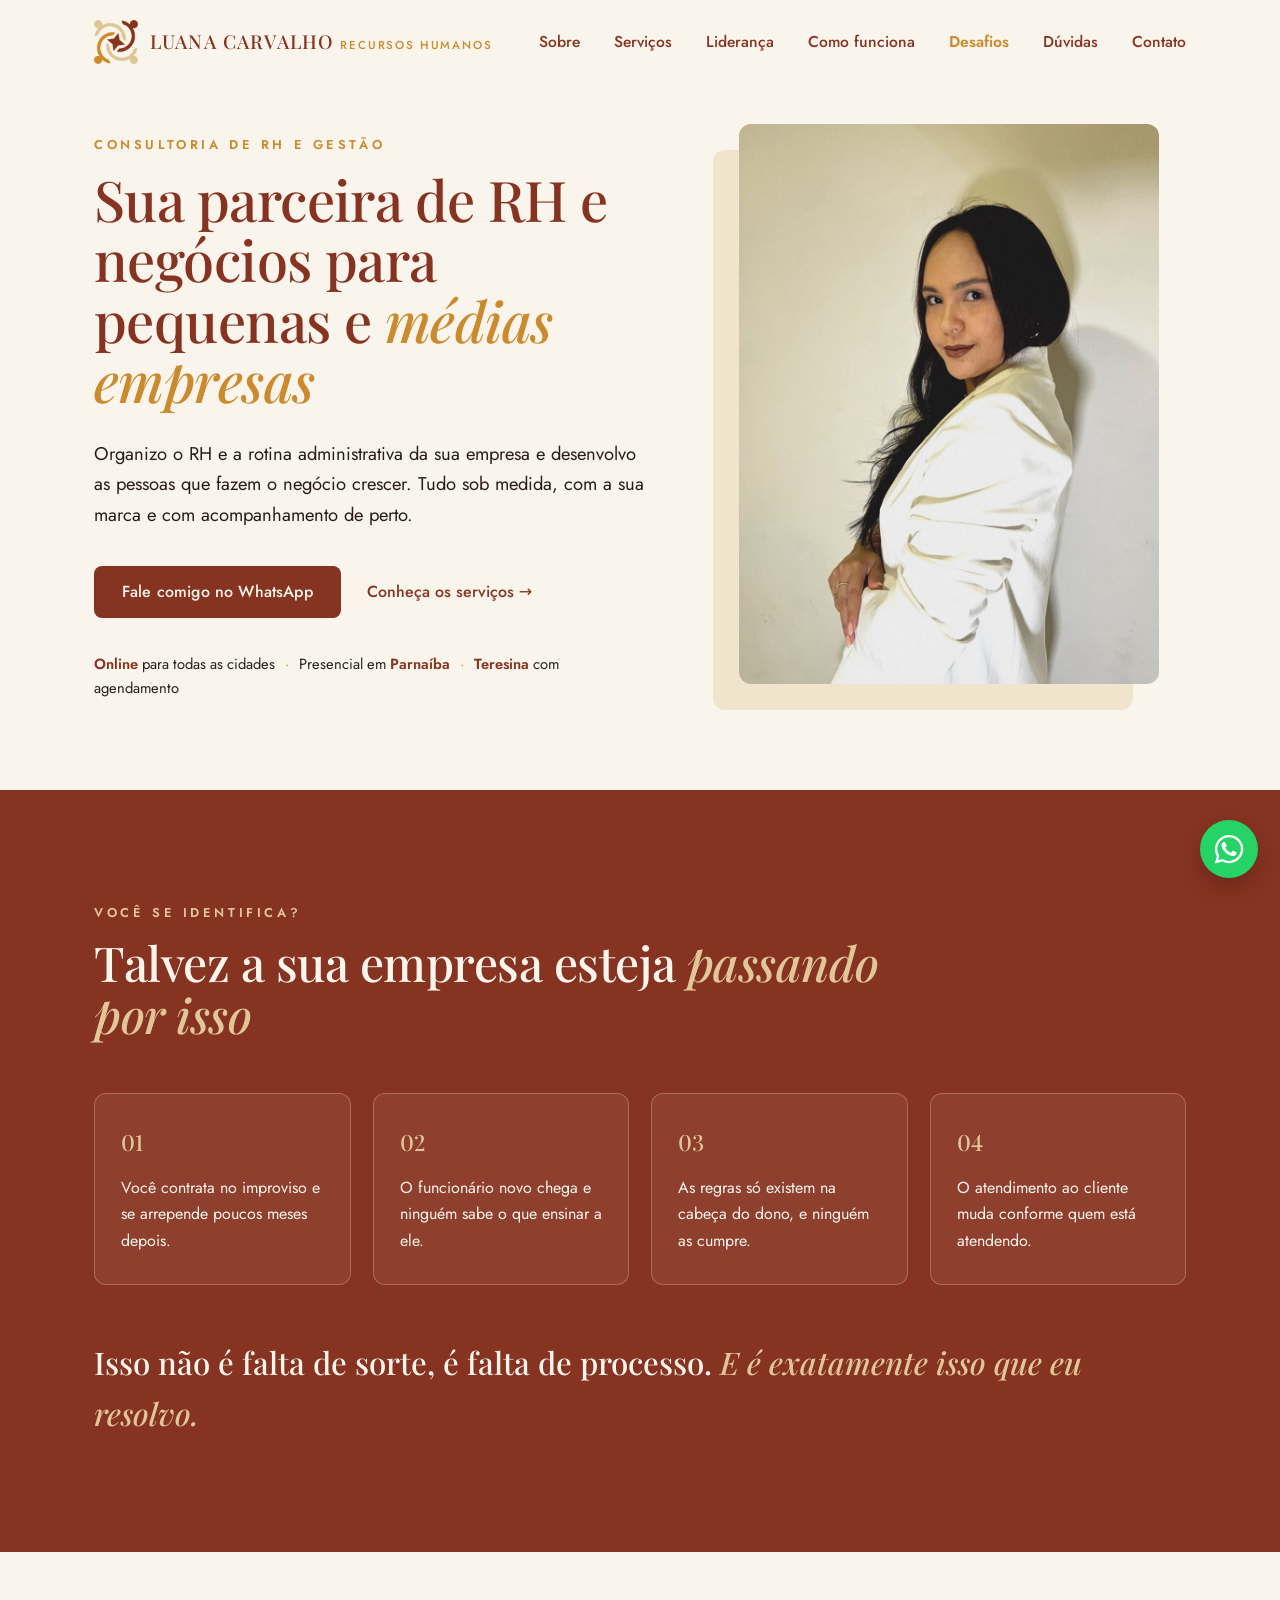
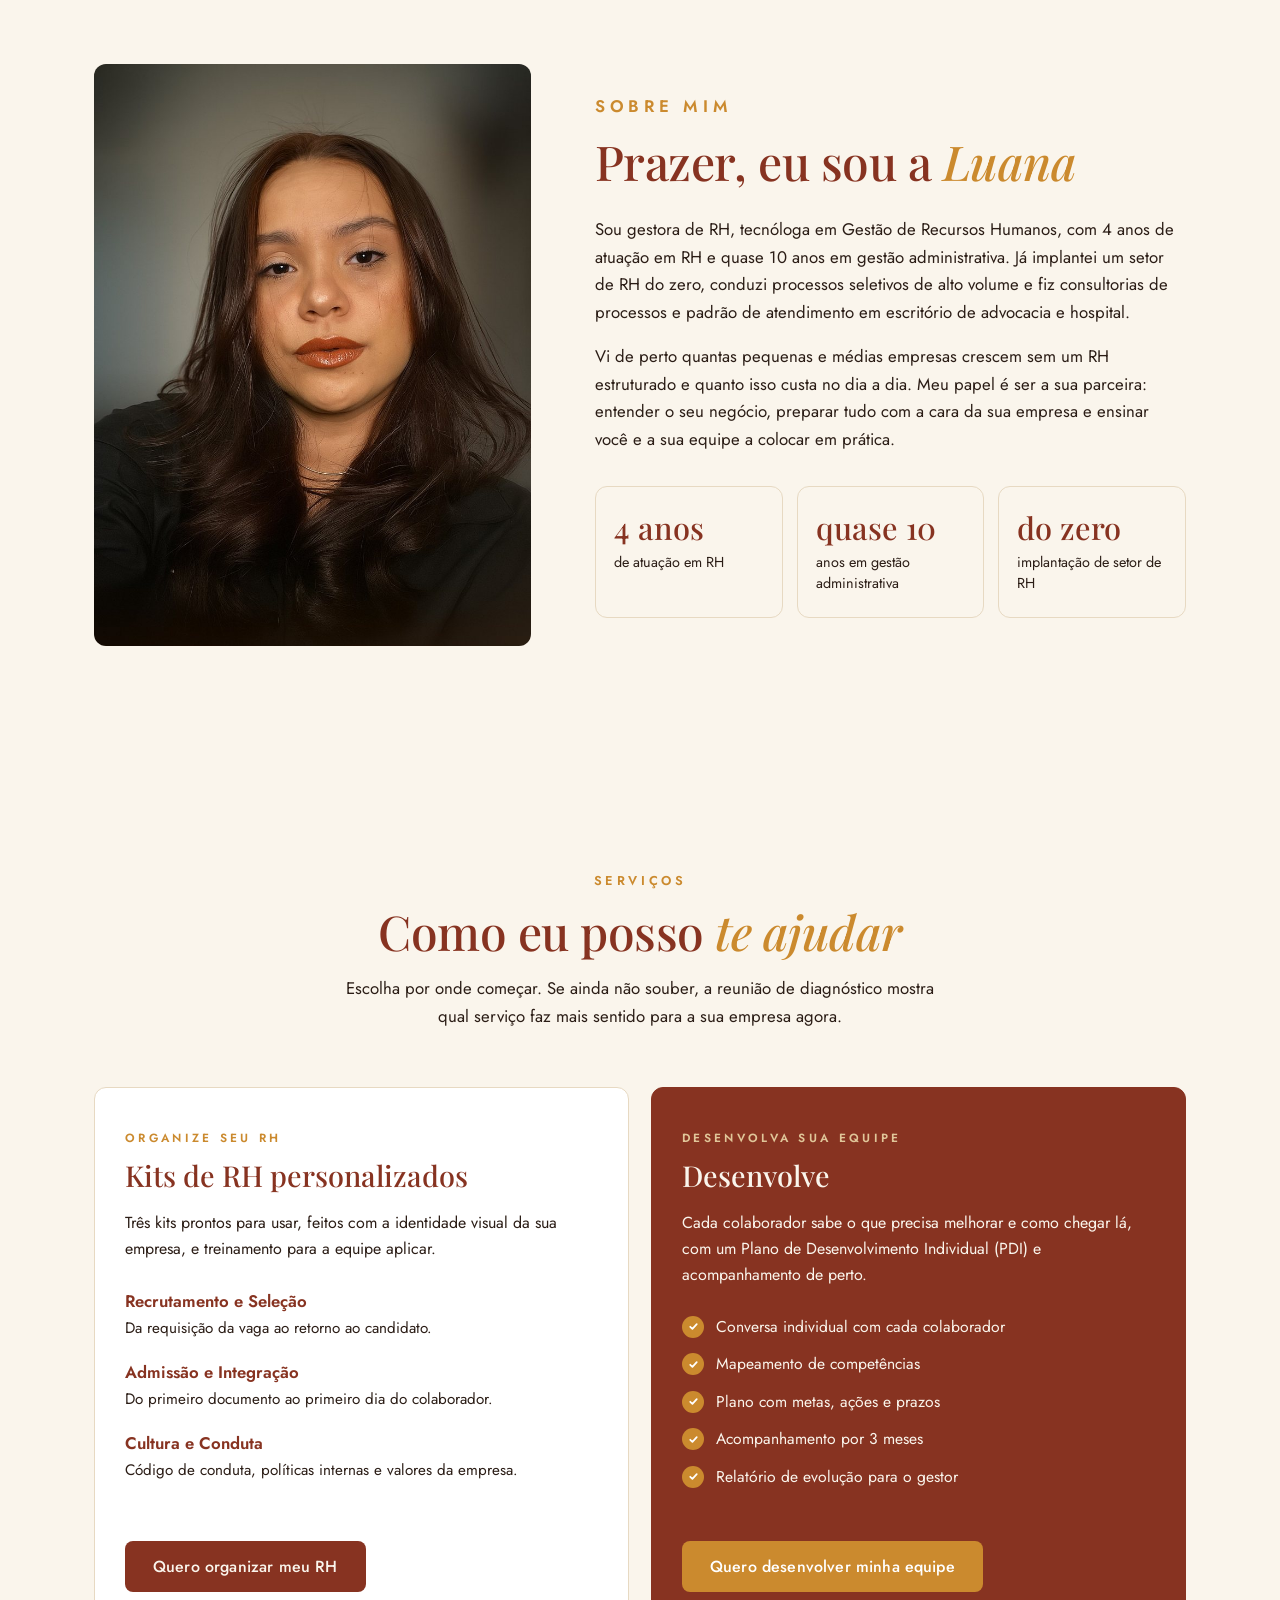
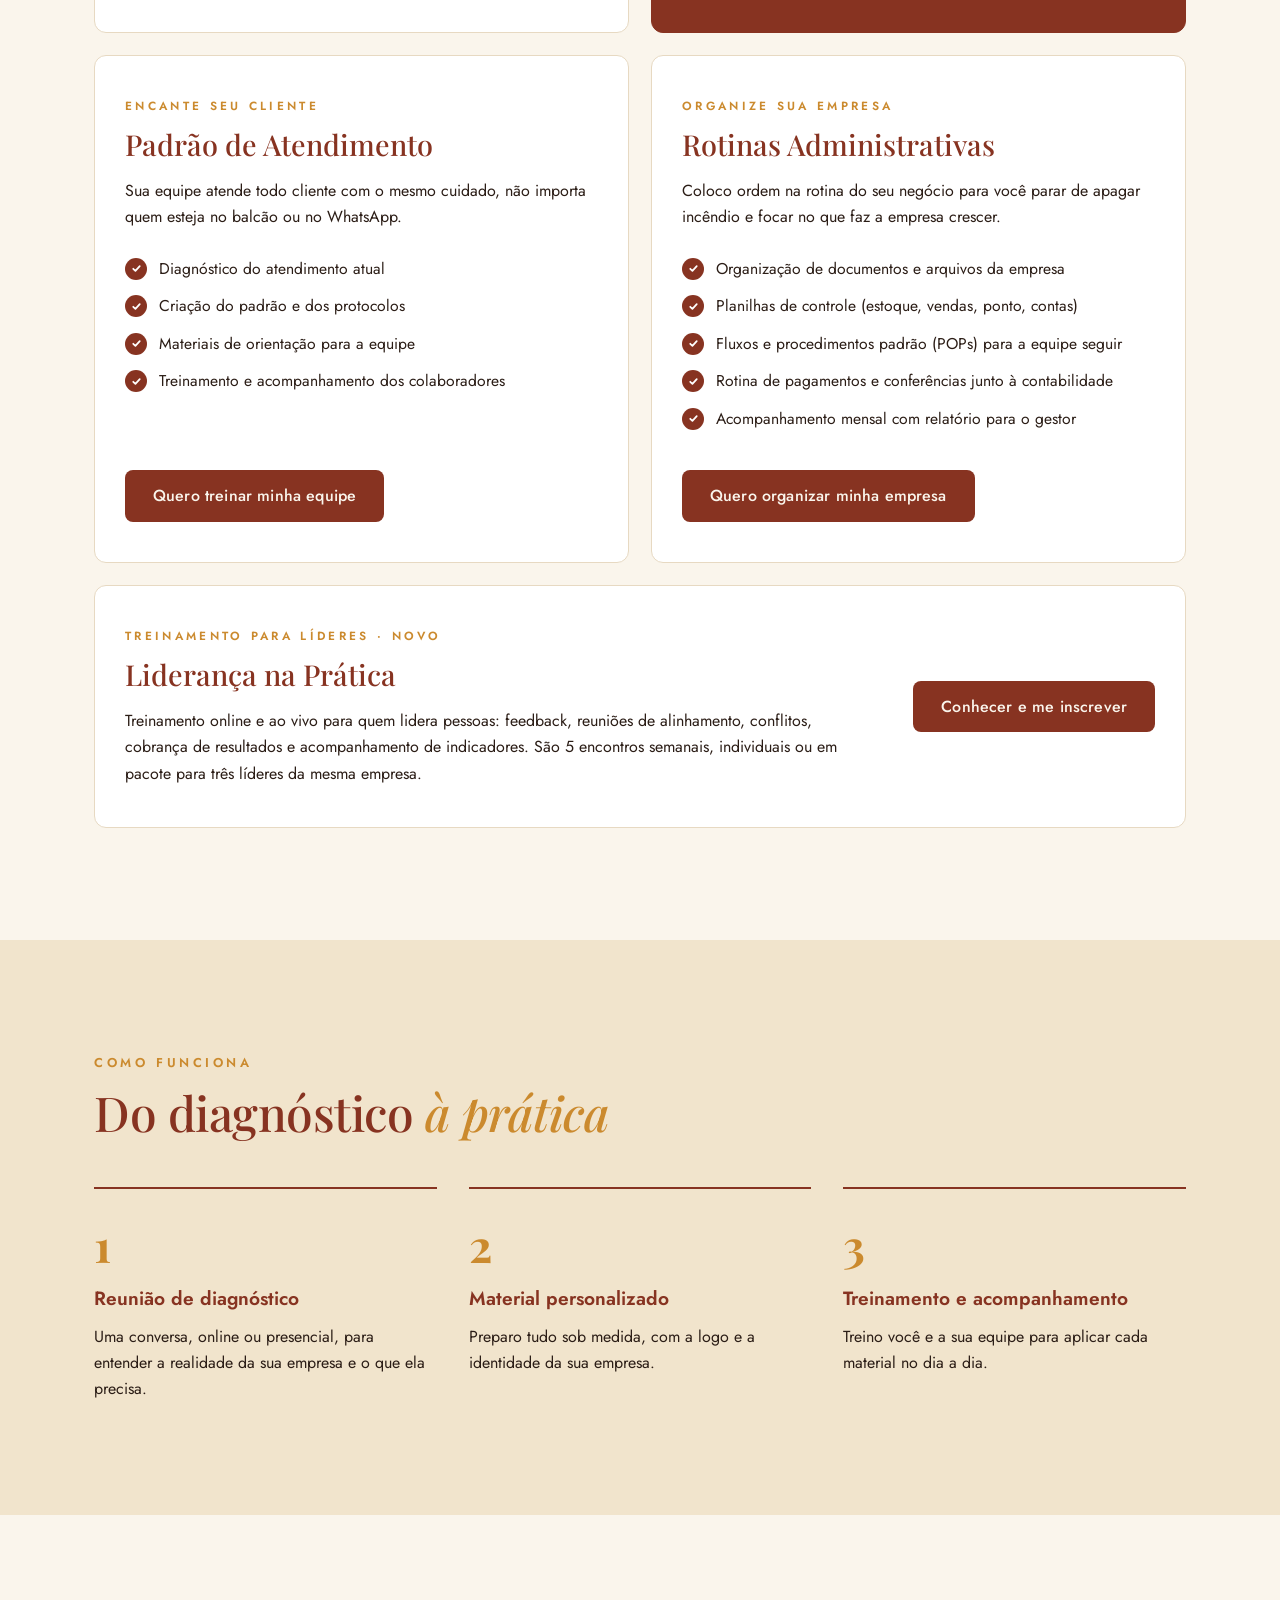
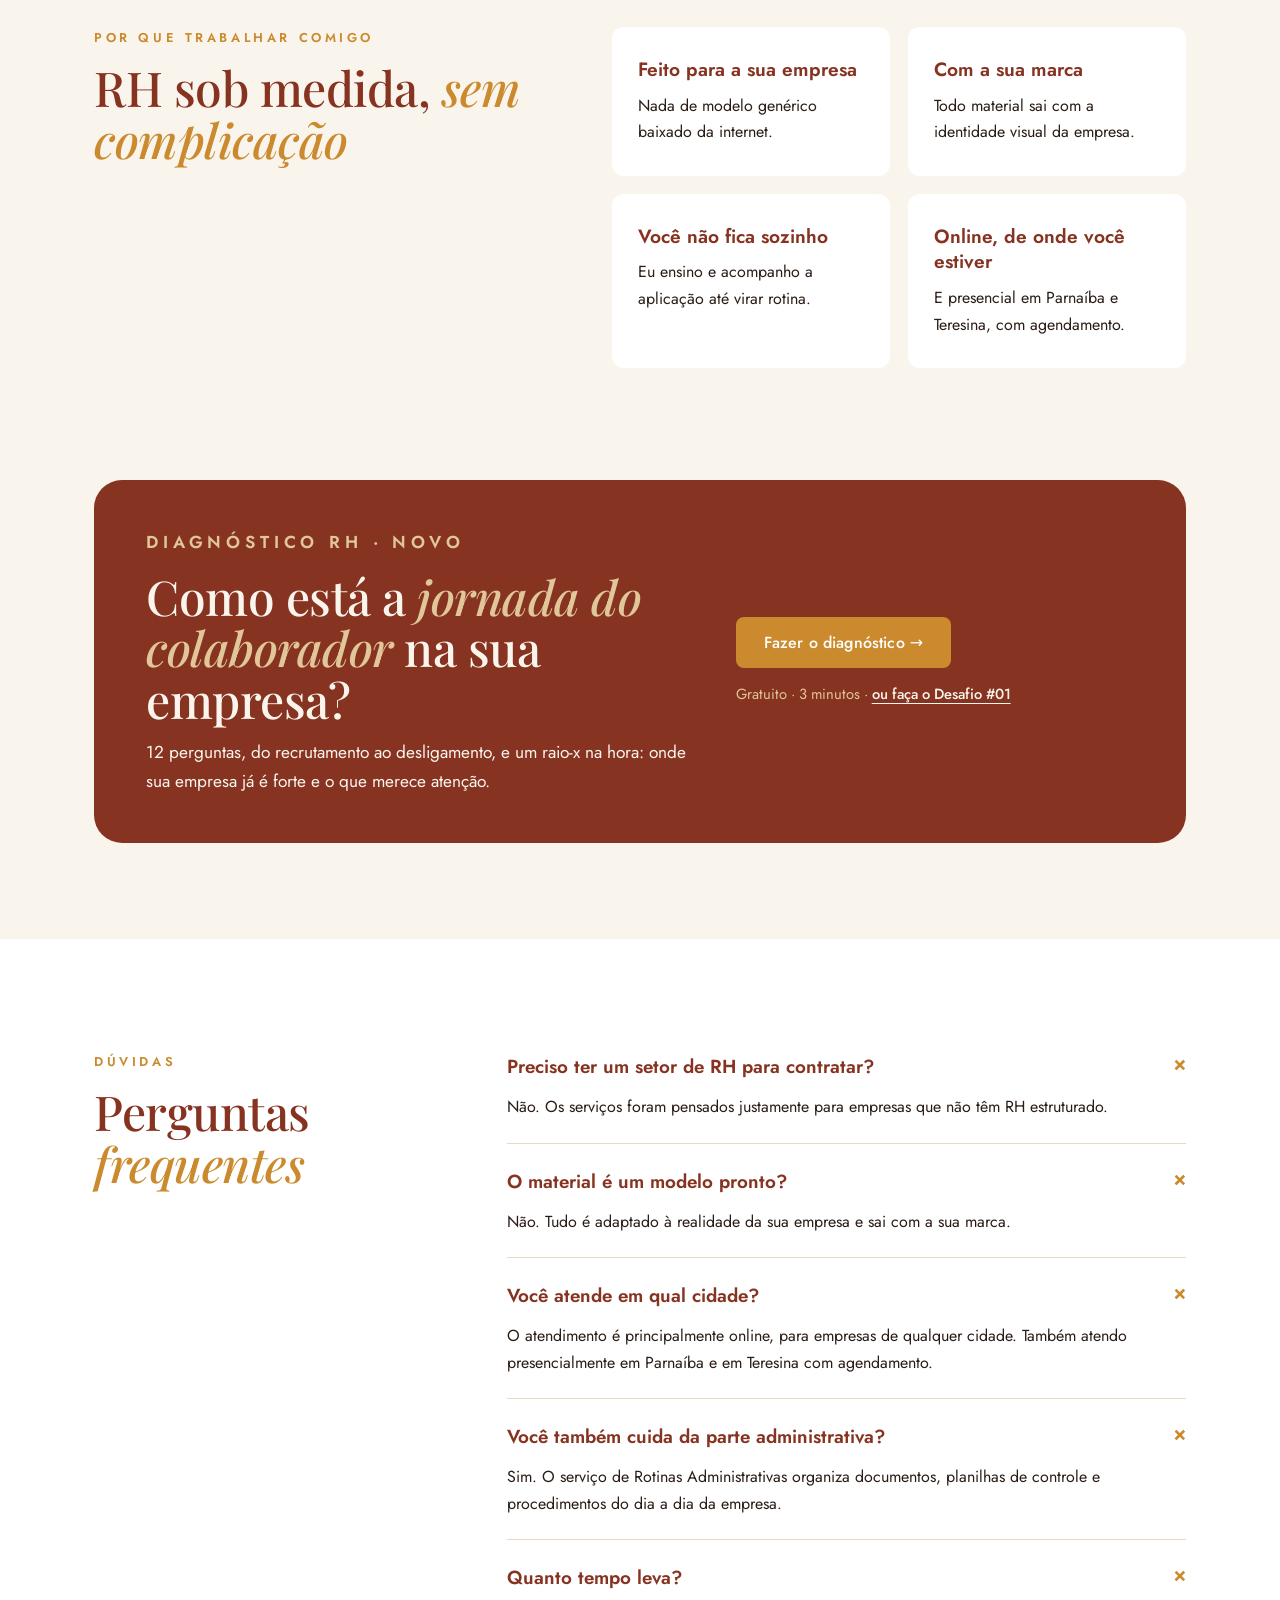
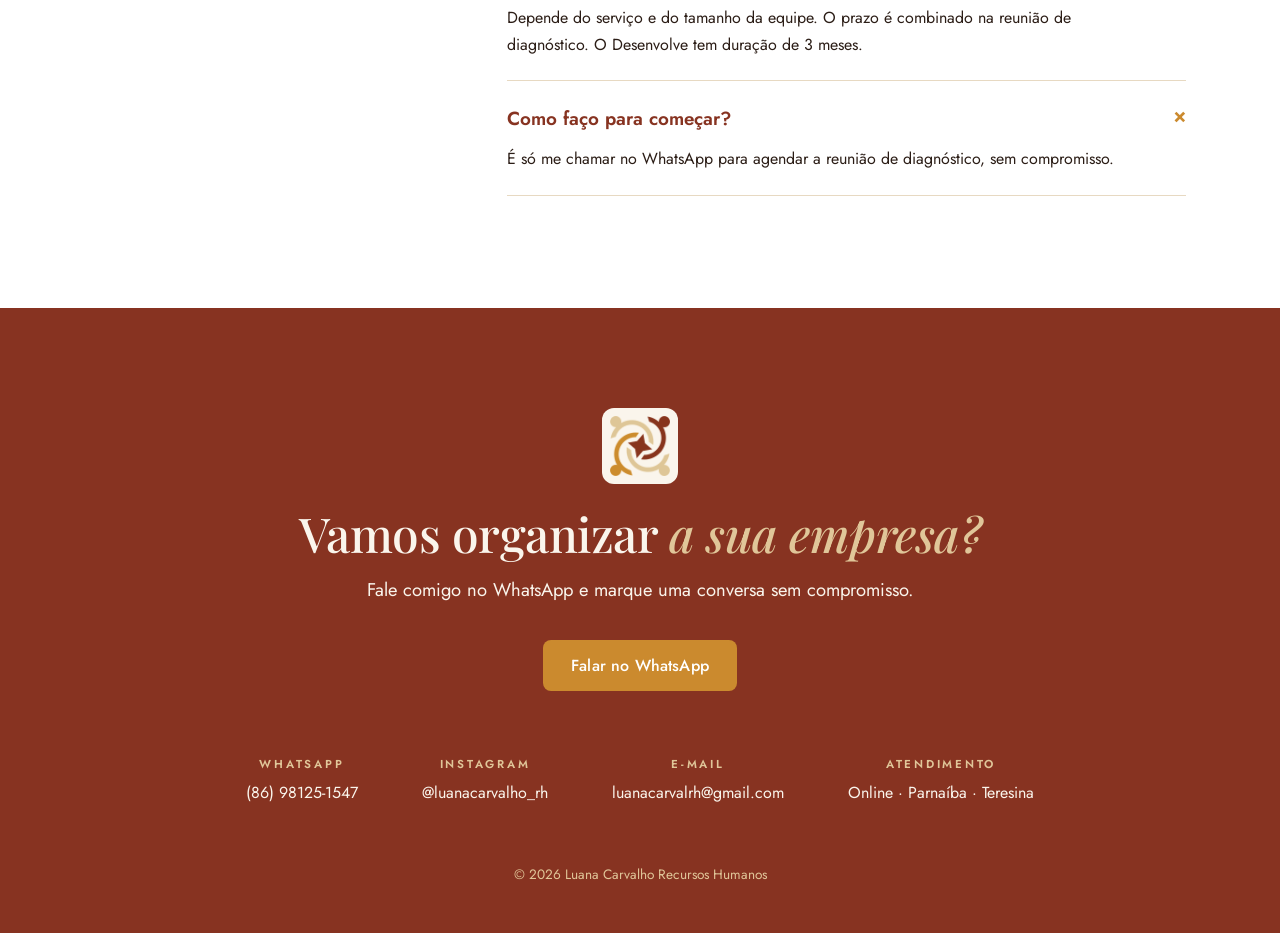
<file: index.html>
<!DOCTYPE html>
<html lang="pt-BR">
<head>
<meta charset="UTF-8">
<meta name="viewport" content="width=device-width, initial-scale=1">
<title>Luana Carvalho · Recursos Humanos</title>
<meta name="description" content="Consultoria de RH e gestão administrativa para pequenas e médias empresas: kits de RH personalizados, PDI, padrão de atendimento, rotinas administrativas e treinamento de líderes. Online para todo o Brasil, presencial em Parnaíba e Teresina.">
<link rel="icon" type="image/png" href="assets/favicon.png">
<meta property="og:title" content="Luana Carvalho · Recursos Humanos">
<meta property="og:description" content="Sua parceira de RH e negócios para pequenas e médias empresas.">
<meta property="og:image" content="assets/luana-hero.jpg">
<link rel="preconnect" href="https://fonts.googleapis.com">
<link rel="preconnect" href="https://fonts.gstatic.com" crossorigin>
<link href="https://fonts.googleapis.com/css2?family=Jost:wght@400;500;600&family=Playfair+Display:ital,wght@0,500;0,700;1,500&display=swap" rel="stylesheet">
<style>
  :root{
    --cream:#FAF5EC;
    --sand:#F1E4CC;
    --brick:#873321;
    --brick-2:#9A4331;
    --gold:#CB8A2E;
    --gold-soft:#E0C699;
    --ink:#2B1D16;
    --white:#fff;
    --line:#E7D9C2;
    --serif:"Playfair Display",Georgia,serif;
    --sans:"Jost",system-ui,sans-serif;
    --wrap:1140px;
    --radius:20px;
  }
  *{box-sizing:border-box;margin:0;padding:0}
  html{scroll-behavior:smooth;overflow-x:clip}
  body{font-family:var(--sans);color:var(--ink);background:var(--cream);line-height:1.65;-webkit-font-smoothing:antialiased;overflow-x:hidden}
  img{max-width:100%;display:block}
  a{color:inherit;text-decoration:none}
  .wrap{max-width:var(--wrap);margin:0 auto;padding:0 24px}
  section{position:relative;padding:96px 0}
  .eyebrow{font-weight:600;font-size:.8rem;letter-spacing:.28em;text-transform:uppercase;color:var(--gold);margin-bottom:14px}
  h1,h2{font-family:var(--serif);font-weight:700;color:var(--brick);line-height:1.08}
  h1 em,h2 em{font-style:italic;font-weight:500;color:var(--gold)}
  h2{font-size:clamp(2rem,4.2vw,3rem)}
  h3{font-weight:600;color:var(--brick);font-size:1.2rem;line-height:1.35}
  .btn{display:inline-flex;align-items:center;justify-content:center;text-align:center;gap:8px;font-weight:600;font-size:1rem;border-radius:999px;padding:16px 30px;transition:transform .2s,background .2s,box-shadow .2s;line-height:1.35}
  .btn:hover{transform:translateY(-2px);box-shadow:0 10px 24px rgba(135,51,33,.22)}
  .btn-brick{background:var(--brick);color:var(--cream)}
  .btn-brick:hover{background:var(--brick-2)}
  .btn-gold{background:var(--gold);color:var(--white)}
  .link-arrow{font-weight:500;color:var(--brick);display:inline-flex;gap:6px;align-items:center}
  .link-arrow:hover{text-decoration:underline;text-underline-offset:4px}

  /* Header */
  header{position:sticky;top:0;z-index:50;background:rgba(250,245,236,.92);backdrop-filter:blur(8px);transition:box-shadow .2s}
  header.scrolled{box-shadow:0 1px 0 var(--line)}
  .nav{display:flex;align-items:center;justify-content:space-between;height:84px}
  .brand{display:flex;align-items:center;gap:12px}
  .brand img{width:44px;height:44px}
  .brand-name{font-family:var(--serif);font-weight:700;color:var(--brick);font-size:1.2rem;letter-spacing:.06em}
  .brand-sub{font-weight:500;color:var(--gold);font-size:.72rem;letter-spacing:.16em;margin-left:6px}
  .menu{display:flex;gap:34px;list-style:none}
  .menu a{white-space:nowrap;font-weight:500;color:var(--brick);font-size:.98rem;position:relative}
  .menu a::after{content:"";position:absolute;left:0;bottom:-4px;height:2px;width:0;background:var(--gold);transition:width .25s}
  .menu a:hover::after{width:100%}
  .burger{display:none;background:none;border:0;width:44px;height:44px;cursor:pointer;color:var(--brick)}
  .burger span{display:block;height:2px;background:currentColor;margin:6px 10px;transition:.25s}

  /* Hero */
  .hero{padding:40px 0 80px;overflow:hidden}
  .hero-grid{display:grid;grid-template-columns:1.1fr 1fr;gap:40px;align-items:center}
  .hero h1{font-size:clamp(2.6rem,5.6vw,4.1rem);margin-bottom:28px}
  .hero p.lead{font-size:1.15rem;max-width:30em;margin-bottom:36px}
  .hero-ctas{display:flex;flex-wrap:wrap;align-items:center;gap:18px 26px;margin-bottom:34px}
  .hero-meta{font-size:.92rem;color:var(--ink)}
  .hero-meta b{color:var(--brick);font-weight:600}
  .hero-meta .dot{color:var(--gold);margin:0 10px}
  .hero-visual{position:relative;display:flex;justify-content:center}
  .hero-visual::before{content:"";position:absolute;width:125%;aspect-ratio:1;border-radius:50%;background:var(--sand);top:50%;left:55%;transform:translate(-50%,-52%);z-index:0}
  .arch{position:relative;z-index:1;width:min(100%,420px);aspect-ratio:3/4;border-radius:999px 999px 18px 18px;border:10px solid var(--white);overflow:hidden;box-shadow:0 24px 48px rgba(95,55,20,.16);background:var(--white)}
  .arch img{width:100%;height:100%;object-fit:cover;object-position:center 30%}

  /* Pain points */
  .pain{background:var(--brick);color:var(--cream);overflow:hidden}
  .pain::after{content:"";position:absolute;width:300px;height:300px;border:2px solid var(--gold);border-radius:50%;top:-100px;right:4%;pointer-events:none}
  .pain .wrap{position:relative;z-index:1}
  .pain .eyebrow{color:var(--gold-soft)}
  .pain h2{color:var(--cream);max-width:18em}
  .pain h2 em{color:var(--gold-soft)}
  .cards4{display:grid;grid-template-columns:repeat(4,1fr);gap:22px;margin:52px 0}
  .pcard{background:var(--cream);color:var(--ink);border-radius:var(--radius);padding:34px 26px}
  .pcard .num{font-family:var(--serif);font-weight:700;color:var(--gold);font-size:1.9rem;margin-bottom:14px;font-variant-numeric:oldstyle-nums}
  .pcard p{font-size:1rem}
  .pain .closing{font-family:var(--serif);font-weight:500;font-size:clamp(1.4rem,2.6vw,1.95rem);color:var(--cream)}
  .pain .closing em{color:var(--gold-soft)}

  /* About */
  .about-grid{display:grid;grid-template-columns:.85fr 1.15fr;gap:64px;align-items:center}
  .about-photo{border-radius:var(--radius);overflow:hidden;aspect-ratio:3/4;box-shadow:0 20px 40px rgba(60,30,15,.14)}
  .about-photo img{width:100%;height:100%;object-fit:cover;object-position:center 30%}
  .about h2{margin-bottom:28px}
  .about p{margin-bottom:16px;font-size:1.05rem}
  .stats{display:grid;grid-template-columns:repeat(3,1fr);gap:14px;margin-top:32px}
  .stat{background:var(--white);border-radius:var(--radius);padding:24px 18px}
  .stat strong{display:block;font-family:var(--serif);font-weight:700;color:var(--brick);font-size:clamp(1.5rem,2.4vw,1.95rem);line-height:1.1;margin-bottom:8px}
  .stat span{font-size:.9rem;line-height:1.4;display:block}

  /* Services */
  .services{background:var(--white)}
  .center{text-align:center}
  .svc-grid{display:grid;grid-template-columns:repeat(2,1fr);gap:22px;margin-top:56px}
  .svc{background:var(--cream);border-radius:var(--radius);padding:40px 30px;display:flex;flex-direction:column}
  .svc .eyebrow{font-size:.74rem;margin-bottom:12px}
  .svc h3.title{font-family:var(--serif);font-weight:700;font-size:1.8rem;line-height:1.12;margin-bottom:18px}
  .svc > p{margin-bottom:26px}
  .svc .sub h4{color:var(--brick);font-weight:600;font-size:1.05rem}
  .svc .sub p{font-size:.95rem;margin-bottom:18px}
  .checks{list-style:none;display:grid;gap:14px}
  .checks li{display:flex;gap:12px;align-items:flex-start;font-size:.98rem;line-height:1.5}
  .checks li::before{content:"";flex:0 0 22px;height:22px;border-radius:50%;background:var(--brick) url("data:image/svg+xml,%3Csvg xmlns='http://www.w3.org/2000/svg' viewBox='0 0 24 24' fill='none' stroke='%23fff' stroke-width='3.2' stroke-linecap='round' stroke-linejoin='round'%3E%3Cpath d='M6 12.5l4 4 8-9'/%3E%3C/svg%3E") center/13px no-repeat;margin-top:1px}
  .svc .btn{margin-top:auto;align-self:flex-start}
  .svc .spacer{flex:1;min-height:40px}
  .svc.featured{background:var(--brick);color:var(--cream)}
  .svc-wide{margin-top:22px;flex-direction:row;align-items:center;gap:40px}
  .svc-wide .svc-wide-text{flex:1}
  .svc-wide .svc-wide-text > p:last-child{margin-bottom:0}
  .svc-wide .btn{margin-top:0;align-self:center;flex-shrink:0}
  @media (max-width:860px){.svc-wide{flex-direction:column;align-items:flex-start;gap:24px}.svc-wide .btn{align-self:flex-start}}
  .svc.featured .eyebrow{color:var(--gold-soft)}
  .svc.featured h3.title{color:var(--cream)}
  .svc.featured .checks li::before{background-color:var(--gold)}

  /* How it works */
  .how{background:var(--sand)}
  .steps{display:grid;grid-template-columns:repeat(3,1fr);gap:32px;margin-top:48px}
  .step{border-top:2px solid var(--brick);padding-top:34px}
  .step .n{font-family:var(--serif);font-weight:700;color:var(--gold);font-size:2.8rem;line-height:1;margin-bottom:18px}
  .step h3{margin-bottom:12px}

  /* Why */
  .why-grid{display:grid;grid-template-columns:.9fr 1.1fr;gap:48px;align-items:start}
  .why-cards{display:grid;grid-template-columns:1fr 1fr;gap:18px}
  .wcard{background:var(--white);border-radius:var(--radius);padding:30px 26px}
  .wcard h3{margin-bottom:10px}

  /* Desafios */
  .menu a.nav-hl{color:var(--gold);font-weight:600}
  .quizband{padding:0 0 96px}
  .qb{background:var(--brick);color:var(--cream);border-radius:28px;padding:48px 52px;display:grid;grid-template-columns:1.4fr 1fr;gap:32px;align-items:center;position:relative;overflow:hidden}
  .qb::after{content:"";position:absolute;width:260px;height:260px;border-radius:50%;border:2px solid var(--gold);right:-80px;top:-120px}
  .qb > div{position:relative;z-index:1}
  .qb .eyebrow{color:var(--gold-soft)}
  .qb h2{color:var(--cream);margin-bottom:12px}
  .qb h2 em{color:var(--gold-soft)}
  .qb p{font-size:1.08rem}
  .qb-cta{display:flex;flex-direction:column;align-items:flex-start;gap:14px;position:relative;z-index:1}
  .qb-cta small{color:var(--gold-soft);font-size:.92rem}
  .qb-cta a.more{color:var(--cream);font-weight:500;text-decoration:underline;text-underline-offset:4px}

  /* FAQ */
  .faq{background:var(--white)}
  .faq-grid{display:grid;grid-template-columns:.7fr 1.3fr;gap:48px;align-items:start}
  .faq details{border-bottom:1px solid var(--line);padding:22px 0}
  .faq details:first-child{padding-top:0}
  .faq summary{list-style:none;cursor:pointer;display:flex;justify-content:space-between;gap:16px;font-weight:600;color:var(--brick);font-size:1.18rem}
  .faq summary::-webkit-details-marker{display:none}
  .faq summary::after{content:"+";font-family:var(--sans);font-weight:500;color:var(--gold);font-size:1.5rem;line-height:1;transition:transform .25s}
  .faq details[open] summary::after{transform:rotate(45deg)}
  .faq details p{margin-top:12px;max-width:40em}

  /* CTA / Footer */
  .cta{position:relative;background:var(--brick);color:var(--cream);text-align:center;overflow:hidden;padding:100px 0 48px}
  .cta::before{content:"";position:absolute;width:320px;height:320px;border-radius:50%;background:var(--brick-2);top:-150px;right:-70px}
  .cta::after{content:"";position:absolute;width:460px;height:460px;border-radius:50%;border:2px solid var(--gold);left:-250px;top:55%}
  .cta .wrap{position:relative;z-index:1}
  .cta-logo{width:76px;height:76px;border-radius:50%;background:var(--cream);padding:8px;margin:0 auto 24px}
  .cta h2{color:var(--cream);margin-bottom:16px}
  .cta h2 em{color:var(--gold-soft)}
  .cta p.sub{font-size:1.15rem;margin-bottom:34px}
  .contacts{display:flex;flex-wrap:wrap;justify-content:center;gap:28px 64px;margin:64px 0 56px}
  .contacts div{display:flex;flex-direction:column;gap:6px}
  .contacts small{font-weight:600;letter-spacing:.24em;font-size:.72rem;color:var(--gold-soft);text-transform:uppercase}
  .contacts a:hover{text-decoration:underline;text-underline-offset:4px}
  .copy{font-size:.85rem;color:var(--gold-soft)}

  .wa-float{position:fixed;right:22px;bottom:22px;z-index:60;width:58px;height:58px;border-radius:50%;background:#25D366;display:grid;place-items:center;box-shadow:0 10px 24px rgba(0,0,0,.2);transition:transform .2s}
  .wa-float:hover{transform:scale(1.07)}
  .wa-float svg{width:30px;height:30px;fill:#fff}

  .reveal{opacity:0;transform:translateY(24px);transition:opacity .7s ease,transform .7s ease}
  .reveal.in{opacity:1;transform:none}
  @media (prefers-reduced-motion:reduce){.reveal{opacity:1;transform:none;transition:none}html{scroll-behavior:auto}}

  /* Responsive */
  @media (max-width:1180px){
    .brand-sub{display:none}
    .menu{gap:26px}
  }
  @media (max-width:1000px){
    .cards4{grid-template-columns:repeat(2,1fr)}
    .svc-grid{grid-template-columns:1fr;max-width:560px;margin-left:auto;margin-right:auto}
    .brand-sub{display:none}
    .qb{grid-template-columns:1fr;padding:40px 32px}
  }
  @media (max-width:860px){
    section{padding:72px 0}
    .burger{display:block}
    .menu{position:absolute;top:84px;left:0;right:0;flex-direction:column;gap:0;background:var(--cream);border-bottom:1px solid var(--line);max-height:0;overflow:hidden;transition:max-height .3s}
    .menu.open{max-height:360px}
    .menu li a{display:block;padding:16px 24px}
    .menu a::after{display:none}
    .hero-grid,.about-grid,.why-grid,.faq-grid{grid-template-columns:1fr}
    .hero-visual{order:-1;margin-top:10px}
    .arch{width:min(78%,340px)}
    .about-photo{max-width:420px}
    .steps{grid-template-columns:1fr;gap:24px}
  }
  @media (max-width:560px){
    .wrap{padding:0 16px}
    .cards4,.why-cards,.stats{grid-template-columns:1fr}
    .hero-meta .dot{display:none}
    .hero-meta span{display:block}
    .btn{width:100%}
    .qb{padding:34px 22px}
    .qb-cta{align-items:stretch}
    .pain::after{width:200px;height:200px;top:-120px;right:-60px}
    .cta::after{opacity:.5}
    .svc .btn{align-self:stretch}
    .brand-name{font-size:1.05rem}
  }

  /* Ajuste fino: visual mais sóbrio */
  :root{--radius:12px}
  section{padding:112px 0}
  h1,h2{font-weight:500;letter-spacing:-.01em}
  .brand-name{font-weight:500}
  .btn{border-radius:8px;padding:15px 28px;font-weight:500;letter-spacing:.01em}
  .btn:hover{transform:none;box-shadow:none}
  .hero-visual::before,.pain::after,.qb::after,.cta::before,.cta::after{display:none}
  .hero-visual{padding:0 0 26px 26px}
  .hero-visual .arch{border:0;border-radius:var(--radius);box-shadow:-26px 26px 0 var(--sand)}
  .about-photo{box-shadow:none}
  .pcard{border-radius:var(--radius);padding:30px 26px;background:rgba(250,245,236,.06);color:var(--cream);border:1px solid rgba(224,198,153,.35)}
  .pcard .num{color:var(--gold-soft);font-weight:500;font-size:1.4rem;font-variant-numeric:lining-nums}
  .pcard p{color:var(--cream)}
  .stat{background:transparent;border:1px solid var(--line);border-radius:var(--radius)}
  .stat strong{font-weight:500}
  .svc{border:1px solid var(--line);background:var(--white)}
  .services{background:var(--cream)}
  .svc.featured{border-color:var(--brick)}
  .svc h3.title{font-weight:500}
  .cta-logo{border-radius:12px}
  .hero h1{font-size:clamp(2.3rem,4.8vw,3.5rem)}
  .svc-intro{max-width:36em;margin:18px auto 0;font-size:1.05rem}
</style>
<script data-goatcounter="https://luanacarval.goatcounter.com/count" async src="//gc.zgo.at/count.js"></script>
</head>
<body>

<header id="top">
  <nav class="wrap nav">
    <a href="#top" class="brand" aria-label="Luana Carvalho Recursos Humanos — início">
      <img src="assets/logo.png" alt="">
      <span><span class="brand-name">LUANA CARVALHO</span><span class="brand-sub">RECURSOS HUMANOS</span></span>
    </a>
    <button class="burger" aria-label="Abrir menu" aria-expanded="false" aria-controls="menu"><span></span><span></span><span></span></button>
    <ul class="menu" id="menu">
      <li><a href="#sobre">Sobre</a></li>
      <li><a href="#servicos">Serviços</a></li>
      <li><a href="lideranca/">Liderança</a></li>
      <li><a href="#como-funciona">Como funciona</a></li>
      <li><a href="desafios/" class="nav-hl">Desafios</a></li>
      <li><a href="#duvidas">Dúvidas</a></li>
      <li><a href="#contato">Contato</a></li>
    </ul>
  </nav>
</header>

<main>
  <!-- HERO -->
  <section class="hero">
    <div class="wrap hero-grid">
      <div>
        <p class="eyebrow">Consultoria de RH e gestão</p>
        <h1>Sua parceira de RH e negócios para pequenas e <em>médias empresas</em></h1>
        <p class="lead">Organizo o RH e a rotina administrativa da sua empresa e desenvolvo as pessoas que fazem o negócio crescer. Tudo sob medida, com a sua marca e com acompanhamento de perto.</p>
        <div class="hero-ctas">
          <a class="btn btn-brick" data-goatcounter-click="site-whatsapp" data-goatcounter-title="Site: clique no WhatsApp" href="https://wa.me/5586981251547?text=Ol%C3%A1%2C%20Luana!%20Gostaria%20de%20saber%20mais%20sobre%20os%20servi%C3%A7os%20de%20RH." target="_blank" rel="noopener">Fale comigo no WhatsApp</a>
          <a class="link-arrow" href="#servicos">Conheça os serviços →</a>
        </div>
        <p class="hero-meta"><span><b>Online</b> para todas as cidades</span><span class="dot">·</span><span>Presencial em <b>Parnaíba</b></span><span class="dot">·</span><span><b>Teresina</b> com agendamento</span></p>
      </div>
      <div class="hero-visual">
        <div class="arch"><img src="assets/luana-hero.jpg" alt="Luana Carvalho, gestora de RH" width="900" height="1200"></div>
      </div>
    </div>
  </section>

  <!-- PAIN POINTS -->
  <section class="pain">
    <div class="wrap">
      <p class="eyebrow">Você se identifica?</p>
      <h2>Talvez a sua empresa esteja <em>passando por isso</em></h2>
      <div class="cards4">
        <div class="pcard reveal"><div class="num">01</div><p>Você contrata no improviso e se arrepende poucos meses depois.</p></div>
        <div class="pcard reveal"><div class="num">02</div><p>O funcionário novo chega e ninguém sabe o que ensinar a ele.</p></div>
        <div class="pcard reveal"><div class="num">03</div><p>As regras só existem na cabeça do dono, e ninguém as cumpre.</p></div>
        <div class="pcard reveal"><div class="num">04</div><p>O atendimento ao cliente muda conforme quem está atendendo.</p></div>
      </div>
      <p class="closing">Isso não é falta de sorte, é falta de processo. <em>E é exatamente isso que eu resolvo.</em></p>
    </div>
  </section>

  <!-- ABOUT -->
  <section class="about" id="sobre">
    <div class="wrap about-grid">
      <div class="about-photo reveal"><img src="assets/luana-sobre.jpg" alt="Retrato de Luana Carvalho" width="800" height="1200" loading="lazy"></div>
      <div>
        <p class="eyebrow">Sobre mim</p>
        <h2>Prazer, eu sou a <em>Luana</em></h2>
        <p>Sou gestora de RH, tecnóloga em Gestão de Recursos Humanos, com 4 anos de atuação em RH e quase 10 anos em gestão administrativa. Já implantei um setor de RH do zero, conduzi processos seletivos de alto volume e fiz consultorias de processos e padrão de atendimento em escritório de advocacia e hospital.</p>
        <p>Vi de perto quantas pequenas e médias empresas crescem sem um RH estruturado e quanto isso custa no dia a dia. Meu papel é ser a sua parceira: entender o seu negócio, preparar tudo com a cara da sua empresa e ensinar você e a sua equipe a colocar em prática.</p>
        <div class="stats">
          <div class="stat reveal"><strong>4 anos</strong><span>de atuação em RH</span></div>
          <div class="stat reveal"><strong>quase 10</strong><span>anos em gestão administrativa</span></div>
          <div class="stat reveal"><strong>do zero</strong><span>implantação de setor de RH</span></div>
        </div>
      </div>
    </div>
  </section>

  <!-- SERVICES -->
  <section class="services" id="servicos">
    <div class="wrap">
      <div class="center">
        <p class="eyebrow">Serviços</p>
        <h2>Como eu posso <em>te ajudar</em></h2>
        <p class="svc-intro">Escolha por onde começar. Se ainda não souber, a reunião de diagnóstico mostra qual serviço faz mais sentido para a sua empresa agora.</p>
      </div>
      <div class="svc-grid">
        <article class="svc reveal">
          <p class="eyebrow">Organize seu RH</p>
          <h3 class="title">Kits de RH personalizados</h3>
          <p>Três kits prontos para usar, feitos com a identidade visual da sua empresa, e treinamento para a equipe aplicar.</p>
          <div class="sub"><h4>Recrutamento e Seleção</h4><p>Da requisição da vaga ao retorno ao candidato.</p></div>
          <div class="sub"><h4>Admissão e Integração</h4><p>Do primeiro documento ao primeiro dia do colaborador.</p></div>
          <div class="sub"><h4>Cultura e Conduta</h4><p>Código de conduta, políticas internas e valores da empresa.</p></div>
          <div class="spacer"></div>
          <a class="btn btn-brick" data-goatcounter-click="site-whatsapp" data-goatcounter-title="Site: clique no WhatsApp" href="https://wa.me/5586981251547?text=Ol%C3%A1%2C%20Luana!%20Quero%20organizar%20o%20RH%20da%20minha%20empresa%20(Kits%20de%20RH)." target="_blank" rel="noopener">Quero organizar meu RH</a>
        </article>
        <article class="svc featured reveal">
          <p class="eyebrow">Desenvolva sua equipe</p>
          <h3 class="title">Desenvolve</h3>
          <p>Cada colaborador sabe o que precisa melhorar e como chegar lá, com um Plano de Desenvolvimento Individual (PDI) e acompanhamento de perto.</p>
          <ul class="checks">
            <li>Conversa individual com cada colaborador</li>
            <li>Mapeamento de competências</li>
            <li>Plano com metas, ações e prazos</li>
            <li>Acompanhamento por 3 meses</li>
            <li>Relatório de evolução para o gestor</li>
          </ul>
          <div class="spacer"></div>
          <a class="btn btn-gold" data-goatcounter-click="site-whatsapp" data-goatcounter-title="Site: clique no WhatsApp" href="https://wa.me/5586981251547?text=Ol%C3%A1%2C%20Luana!%20Quero%20desenvolver%20minha%20equipe%20(Desenvolve%20%2F%20PDI)." target="_blank" rel="noopener">Quero desenvolver minha equipe</a>
        </article>
        <article class="svc reveal">
          <p class="eyebrow">Encante seu cliente</p>
          <h3 class="title">Padrão de Atendimento</h3>
          <p>Sua equipe atende todo cliente com o mesmo cuidado, não importa quem esteja no balcão ou no WhatsApp.</p>
          <ul class="checks">
            <li>Diagnóstico do atendimento atual</li>
            <li>Criação do padrão e dos protocolos</li>
            <li>Materiais de orientação para a equipe</li>
            <li>Treinamento e acompanhamento dos colaboradores</li>
          </ul>
          <div class="spacer"></div>
          <a class="btn btn-brick" data-goatcounter-click="site-whatsapp" data-goatcounter-title="Site: clique no WhatsApp" href="https://wa.me/5586981251547?text=Ol%C3%A1%2C%20Luana!%20Quero%20treinar%20minha%20equipe%20(Padr%C3%A3o%20de%20Atendimento)." target="_blank" rel="noopener">Quero treinar minha equipe</a>
        </article>
        <article class="svc reveal">
          <p class="eyebrow">Organize sua empresa</p>
          <h3 class="title">Rotinas Administrativas</h3>
          <p>Coloco ordem na rotina do seu negócio para você parar de apagar incêndio e focar no que faz a empresa crescer.</p>
          <ul class="checks">
            <li>Organização de documentos e arquivos da empresa</li>
            <li>Planilhas de controle (estoque, vendas, ponto, contas)</li>
            <li>Fluxos e procedimentos padrão (POPs) para a equipe seguir</li>
            <li>Rotina de pagamentos e conferências junto à contabilidade</li>
            <li>Acompanhamento mensal com relatório para o gestor</li>
          </ul>
          <div class="spacer"></div>
          <a class="btn btn-brick" data-goatcounter-click="site-whatsapp" data-goatcounter-title="Site: clique no WhatsApp" href="https://wa.me/5586981251547?text=Ol%C3%A1%2C%20Luana!%20Quero%20organizar%20minha%20empresa%20(Rotinas%20Administrativas)." target="_blank" rel="noopener">Quero organizar minha empresa</a>
        </article>
      </div>
      <article class="svc svc-wide reveal">
        <div class="svc-wide-text">
          <p class="eyebrow">Treinamento para líderes · Novo</p>
          <h3 class="title">Liderança na Prática</h3>
          <p>Treinamento online e ao vivo para quem lidera pessoas: feedback, reuniões de alinhamento, conflitos, cobrança de resultados e acompanhamento de indicadores. São 5 encontros semanais, individuais ou em pacote para três líderes da mesma empresa.</p>
        </div>
        <a class="btn btn-brick" data-goatcounter-click="site-lideranca" data-goatcounter-title="Site: Liderança na Prática" href="lideranca/">Conhecer e me inscrever</a>
      </article>
    </div>
  </section>

  <!-- HOW IT WORKS -->
  <section class="how" id="como-funciona">
    <div class="wrap">
      <p class="eyebrow">Como funciona</p>
      <h2>Do diagnóstico <em>à prática</em></h2>
      <div class="steps">
        <div class="step reveal"><div class="n">1</div><h3>Reunião de diagnóstico</h3><p>Uma conversa, online ou presencial, para entender a realidade da sua empresa e o que ela precisa.</p></div>
        <div class="step reveal"><div class="n">2</div><h3>Material personalizado</h3><p>Preparo tudo sob medida, com a logo e a identidade da sua empresa.</p></div>
        <div class="step reveal"><div class="n">3</div><h3>Treinamento e acompanhamento</h3><p>Treino você e a sua equipe para aplicar cada material no dia a dia.</p></div>
      </div>
    </div>
  </section>

  <!-- WHY -->
  <section class="why">
    <div class="wrap why-grid">
      <div>
        <p class="eyebrow">Por que trabalhar comigo</p>
        <h2>RH sob medida, <em>sem complicação</em></h2>
      </div>
      <div class="why-cards">
        <div class="wcard reveal"><h3>Feito para a sua empresa</h3><p>Nada de modelo genérico baixado da internet.</p></div>
        <div class="wcard reveal"><h3>Com a sua marca</h3><p>Todo material sai com a identidade visual da empresa.</p></div>
        <div class="wcard reveal"><h3>Você não fica sozinho</h3><p>Eu ensino e acompanho a aplicação até virar rotina.</p></div>
        <div class="wcard reveal"><h3>Online, de onde você estiver</h3><p>E presencial em Parnaíba e Teresina, com agendamento.</p></div>
      </div>
    </div>
  </section>

  <!-- DESAFIOS -->
  <section class="quizband" id="desafios">
    <div class="wrap">
      <div class="qb reveal">
        <div>
          <p class="eyebrow">Diagnóstico RH · Novo</p>
          <h2>Como está a <em>jornada do colaborador</em> na sua empresa?</h2>
          <p>12 perguntas, do recrutamento ao desligamento, e um raio-x na hora: onde sua empresa já é forte e o que merece atenção.</p>
        </div>
        <div class="qb-cta">
          <a class="btn btn-gold" href="desafios/diagnostico/">Fazer o diagnóstico →</a>
          <small>Gratuito · 3 minutos · <a class="more" href="desafios/01/">ou faça o Desafio #01</a></small>
        </div>
      </div>
    </div>
  </section>

  <!-- FAQ -->
  <section class="faq" id="duvidas">
    <div class="wrap faq-grid">
      <div>
        <p class="eyebrow">Dúvidas</p>
        <h2>Perguntas <em>frequentes</em></h2>
      </div>
      <div>
        <details open><summary>Preciso ter um setor de RH para contratar?</summary><p>Não. Os serviços foram pensados justamente para empresas que não têm RH estruturado.</p></details>
        <details open><summary>O material é um modelo pronto?</summary><p>Não. Tudo é adaptado à realidade da sua empresa e sai com a sua marca.</p></details>
        <details open><summary>Você atende em qual cidade?</summary><p>O atendimento é principalmente online, para empresas de qualquer cidade. Também atendo presencialmente em Parnaíba e em Teresina com agendamento.</p></details>
        <details open><summary>Você também cuida da parte administrativa?</summary><p>Sim. O serviço de Rotinas Administrativas organiza documentos, planilhas de controle e procedimentos do dia a dia da empresa.</p></details>
        <details open><summary>Quanto tempo leva?</summary><p>Depende do serviço e do tamanho da equipe. O prazo é combinado na reunião de diagnóstico. O Desenvolve tem duração de 3 meses.</p></details>
        <details open><summary>Como faço para começar?</summary><p>É só me chamar no WhatsApp para agendar a reunião de diagnóstico, sem compromisso.</p></details>
      </div>
    </div>
  </section>
</main>

<!-- CTA + FOOTER -->
<footer class="cta" id="contato">
  <div class="wrap">
    <img class="cta-logo" src="assets/logo.png" alt="Logo Luana Carvalho Recursos Humanos" loading="lazy">
    <h2>Vamos organizar <em>a sua empresa?</em></h2>
    <p class="sub">Fale comigo no WhatsApp e marque uma conversa sem compromisso.</p>
    <a class="btn btn-gold" data-goatcounter-click="site-whatsapp" data-goatcounter-title="Site: clique no WhatsApp" href="https://wa.me/5586981251547?text=Ol%C3%A1%2C%20Luana!%20Gostaria%20de%20agendar%20uma%20reuni%C3%A3o%20de%20diagn%C3%B3stico." target="_blank" rel="noopener">Falar no WhatsApp</a>
    <div class="contacts">
      <div><small>WhatsApp</small><a data-goatcounter-click="site-whatsapp" data-goatcounter-title="Site: clique no WhatsApp" href="https://wa.me/5586981251547" target="_blank" rel="noopener">(86) 98125-1547</a></div>
      <div><small>Instagram</small><a href="https://instagram.com/luanacarvalho_rh" target="_blank" rel="noopener">@luanacarvalho_rh</a></div>
      <div><small>E-mail</small><a href="mailto:luanacarvalrh@gmail.com">luanacarvalrh@gmail.com</a></div>
      <div><small>Atendimento</small><span>Online · Parnaíba · Teresina</span></div>
    </div>
    <p class="copy">© <span id="yr">2026</span> Luana Carvalho Recursos Humanos</p>
  </div>
</footer>

<a class="wa-float" data-goatcounter-click="site-whatsapp" data-goatcounter-title="Site: clique no WhatsApp" href="https://wa.me/5586981251547" target="_blank" rel="noopener" aria-label="Falar no WhatsApp">
  <svg viewBox="0 0 24 24" aria-hidden="true"><path d="M17.47 14.38c-.3-.15-1.76-.87-2.03-.97-.27-.1-.47-.15-.67.15-.2.3-.77.97-.94 1.17-.17.2-.35.22-.64.07-.3-.15-1.26-.46-2.4-1.48-.89-.79-1.49-1.77-1.66-2.07-.17-.3-.02-.46.13-.61.13-.13.3-.35.45-.52.15-.17.2-.3.3-.5.1-.2.05-.37-.02-.52-.08-.15-.67-1.61-.92-2.2-.24-.58-.49-.5-.67-.51h-.57c-.2 0-.52.07-.79.37-.27.3-1.04 1.02-1.04 2.48s1.07 2.88 1.21 3.08c.15.2 2.1 3.2 5.08 4.49.71.31 1.26.49 1.69.63.71.23 1.36.2 1.87.12.57-.08 1.76-.72 2.01-1.42.25-.7.25-1.29.17-1.42-.07-.12-.27-.2-.57-.35zM12.05 21.5h-.01a9.4 9.4 0 0 1-4.8-1.32l-.34-.2-3.56.93.95-3.47-.22-.36a9.4 9.4 0 0 1-1.44-5.02c0-5.2 4.23-9.43 9.43-9.43 2.52 0 4.89.98 6.67 2.77a9.37 9.37 0 0 1 2.76 6.67c0 5.2-4.23 9.43-9.44 9.43zm8.02-17.45A11.27 11.27 0 0 0 12.04.75C5.8.75.72 5.83.72 12.08c0 2 .52 3.95 1.52 5.66L.62 23.62l6.01-1.58a11.3 11.3 0 0 0 5.41 1.38h.01c6.25 0 11.33-5.08 11.33-11.33 0-3.03-1.18-5.87-3.31-8.01z"/></svg>
</a>

<script>
  const burger=document.querySelector('.burger'),menu=document.getElementById('menu');
  burger.addEventListener('click',()=>{const o=menu.classList.toggle('open');burger.setAttribute('aria-expanded',o)});
  menu.querySelectorAll('a').forEach(a=>a.addEventListener('click',()=>{menu.classList.remove('open');burger.setAttribute('aria-expanded',false)}));
  const hdr=document.querySelector('header');
  addEventListener('scroll',()=>hdr.classList.toggle('scrolled',scrollY>10),{passive:true});
  document.getElementById('yr').textContent=new Date().getFullYear();
  if('IntersectionObserver' in window){
    const io=new IntersectionObserver(es=>es.forEach(e=>{if(e.isIntersecting){e.target.classList.add('in');io.unobserve(e.target)}}),{threshold:.12});
    document.querySelectorAll('.reveal').forEach((el,i)=>{el.style.transitionDelay=(i%4)*80+'ms';io.observe(el)});
  } else document.querySelectorAll('.reveal').forEach(el=>el.classList.add('in'));
</script>
</body>
</html>
</file>
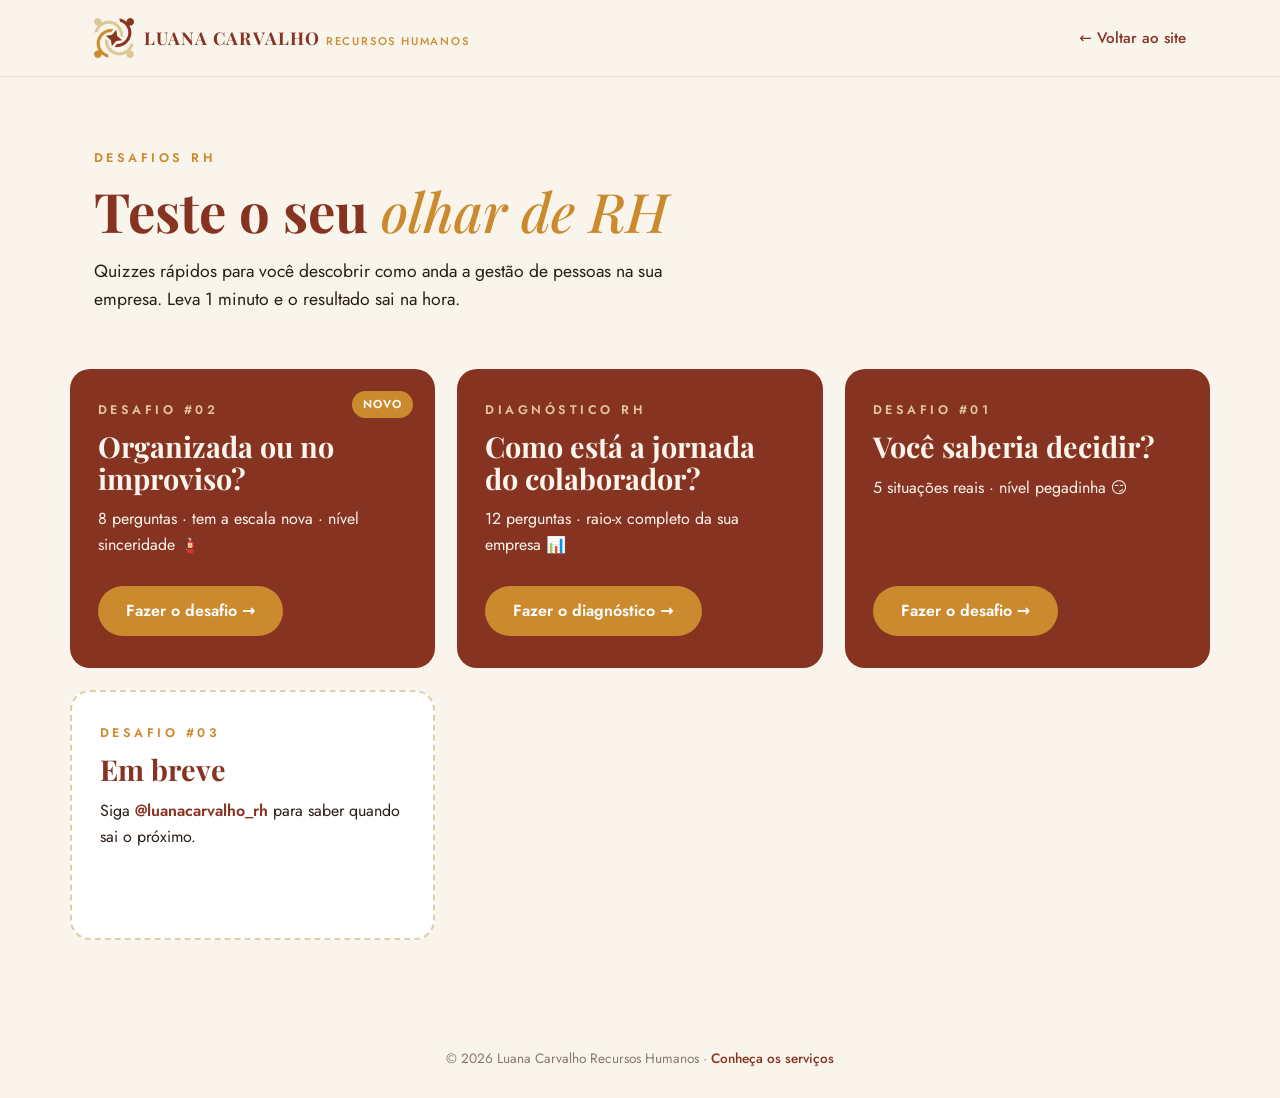
<file: desafios/index.html>
<!DOCTYPE html>
<html lang="pt-BR">
<head>
<meta charset="UTF-8">
<meta name="viewport" content="width=device-width, initial-scale=1">
<title>Desafios RH · Luana Carvalho Recursos Humanos</title>
<meta name="description" content="Quizzes rápidos para você descobrir como anda a gestão de pessoas na sua empresa.">
<link rel="icon" type="image/png" href="../assets/favicon.png">
<meta property="og:title" content="Desafios RH · Luana Carvalho">
<meta property="og:description" content="Quizzes rápidos de Gestão de Pessoas. Quantas você acerta?">
<meta property="og:image" content="https://luanacarval.github.io/assets/luana-hero.jpg">
<link rel="preconnect" href="https://fonts.googleapis.com">
<link rel="preconnect" href="https://fonts.gstatic.com" crossorigin>
<link href="https://fonts.googleapis.com/css2?family=Jost:wght@400;500;600&family=Playfair+Display:ital,wght@0,500;0,700;1,500&display=swap" rel="stylesheet">
<link rel="stylesheet" href="desafios.css">
<script data-goatcounter="https://luanacarval.goatcounter.com/count" async src="//gc.zgo.at/count.js"></script>
</head>
<body>
<header class="top">
  <div class="wrap">
    <a class="brand" href="../" aria-label="Luana Carvalho Recursos Humanos — início">
      <img src="../assets/logo.png" alt="">
      <span><span class="brand-name">LUANA CARVALHO</span><span class="brand-sub">RECURSOS HUMANOS</span></span>
    </a>
    <a class="back" href="../">← Voltar ao site</a>
  </div>
</header>

<main>
  <section class="list-hero">
    <div class="wrap">
      <p class="eyebrow">Desafios RH</p>
      <h1>Teste o seu <em>olhar de RH</em></h1>
      <p class="lead">Quizzes rápidos para você descobrir como anda a gestão de pessoas na sua empresa. Leva 1 minuto e o resultado sai na hora.</p>
    </div>
  </section>
  <div class="wrap cards">
    <article class="qcard">
      <span class="new">Novo</span>
      <p class="eyebrow">Desafio #02</p>
      <h2>Organizada ou no improviso?</h2>
      <p>8 perguntas · tem a escala nova · nível sinceridade 🧯</p>
      <a class="btn gold" href="02/">Fazer o desafio →</a>
    </article>
    <article class="qcard">
      <p class="eyebrow">Diagnóstico RH</p>
      <h2>Como está a jornada do colaborador?</h2>
      <p>12 perguntas · raio-x completo da sua empresa 📊</p>
      <a class="btn gold" href="diagnostico/">Fazer o diagnóstico →</a>
    </article>
    <article class="qcard">
      <p class="eyebrow">Desafio #01</p>
      <h2>Você saberia decidir?</h2>
      <p>5 situações reais · nível pegadinha 😏</p>
      <a class="btn gold" href="01/">Fazer o desafio →</a>
    </article>
    <article class="qcard soon">
      <p class="eyebrow">Desafio #03</p>
      <h2>Em breve</h2>
      <p>Siga <a href="https://instagram.com/luanacarvalho_rh" target="_blank" rel="noopener">@luanacarvalho_rh</a> para saber quando sai o próximo.</p>
    </article>
  </div>
</main>

<footer class="foot">© 2026 Luana Carvalho Recursos Humanos · <a href="../">Conheça os serviços</a></footer>
</body>
</html>
</file>
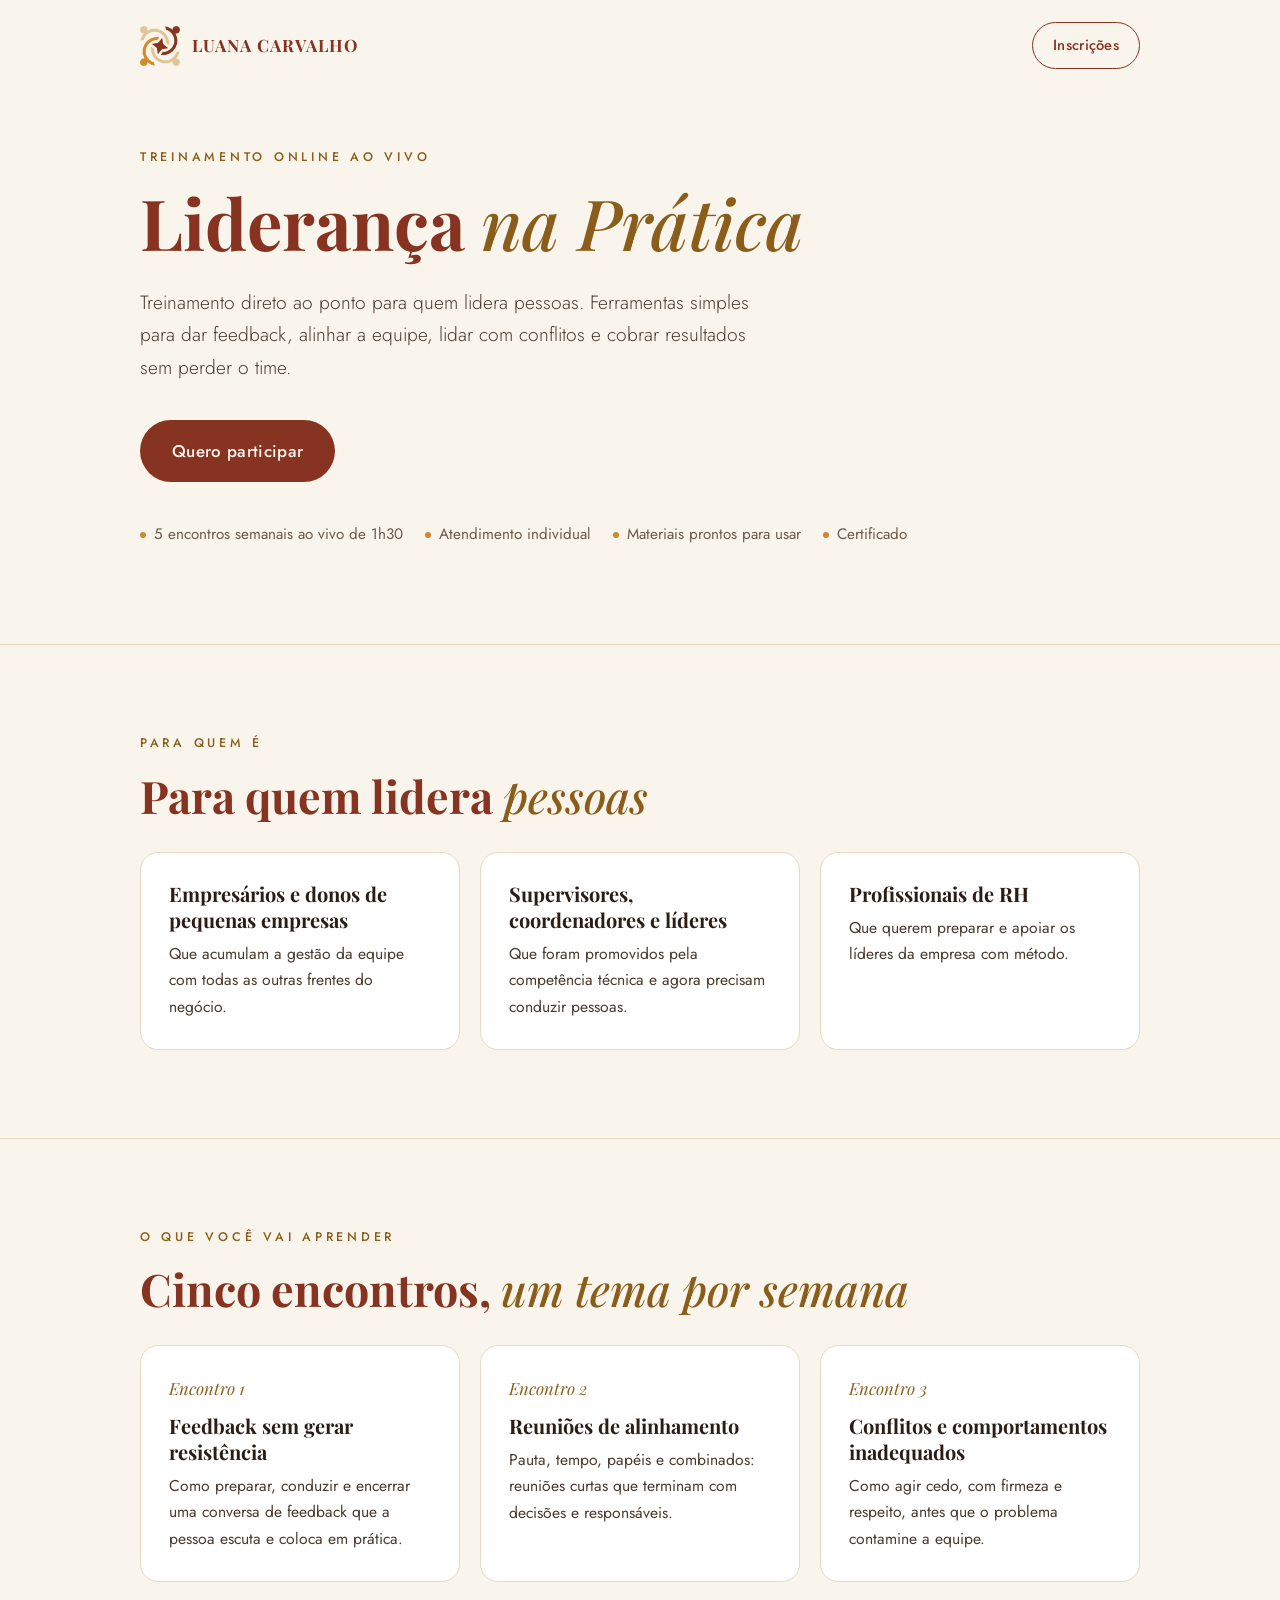
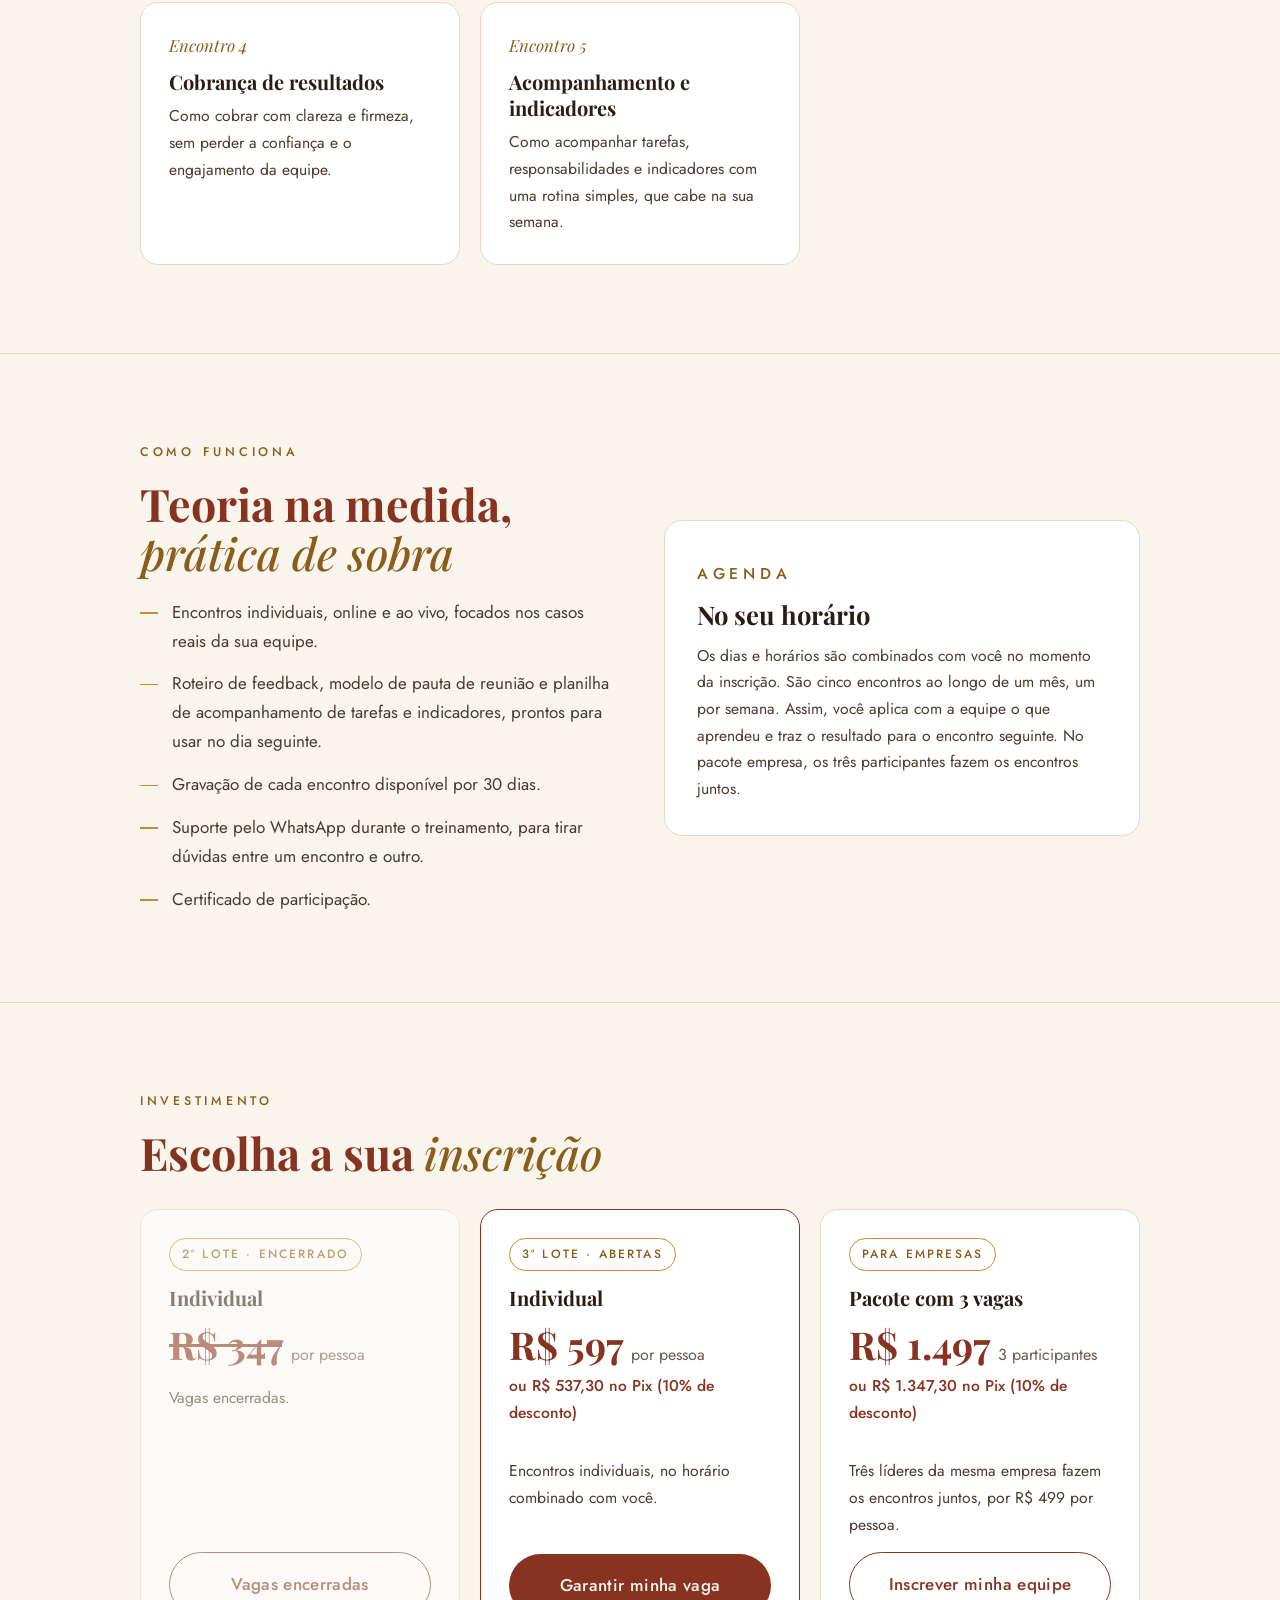
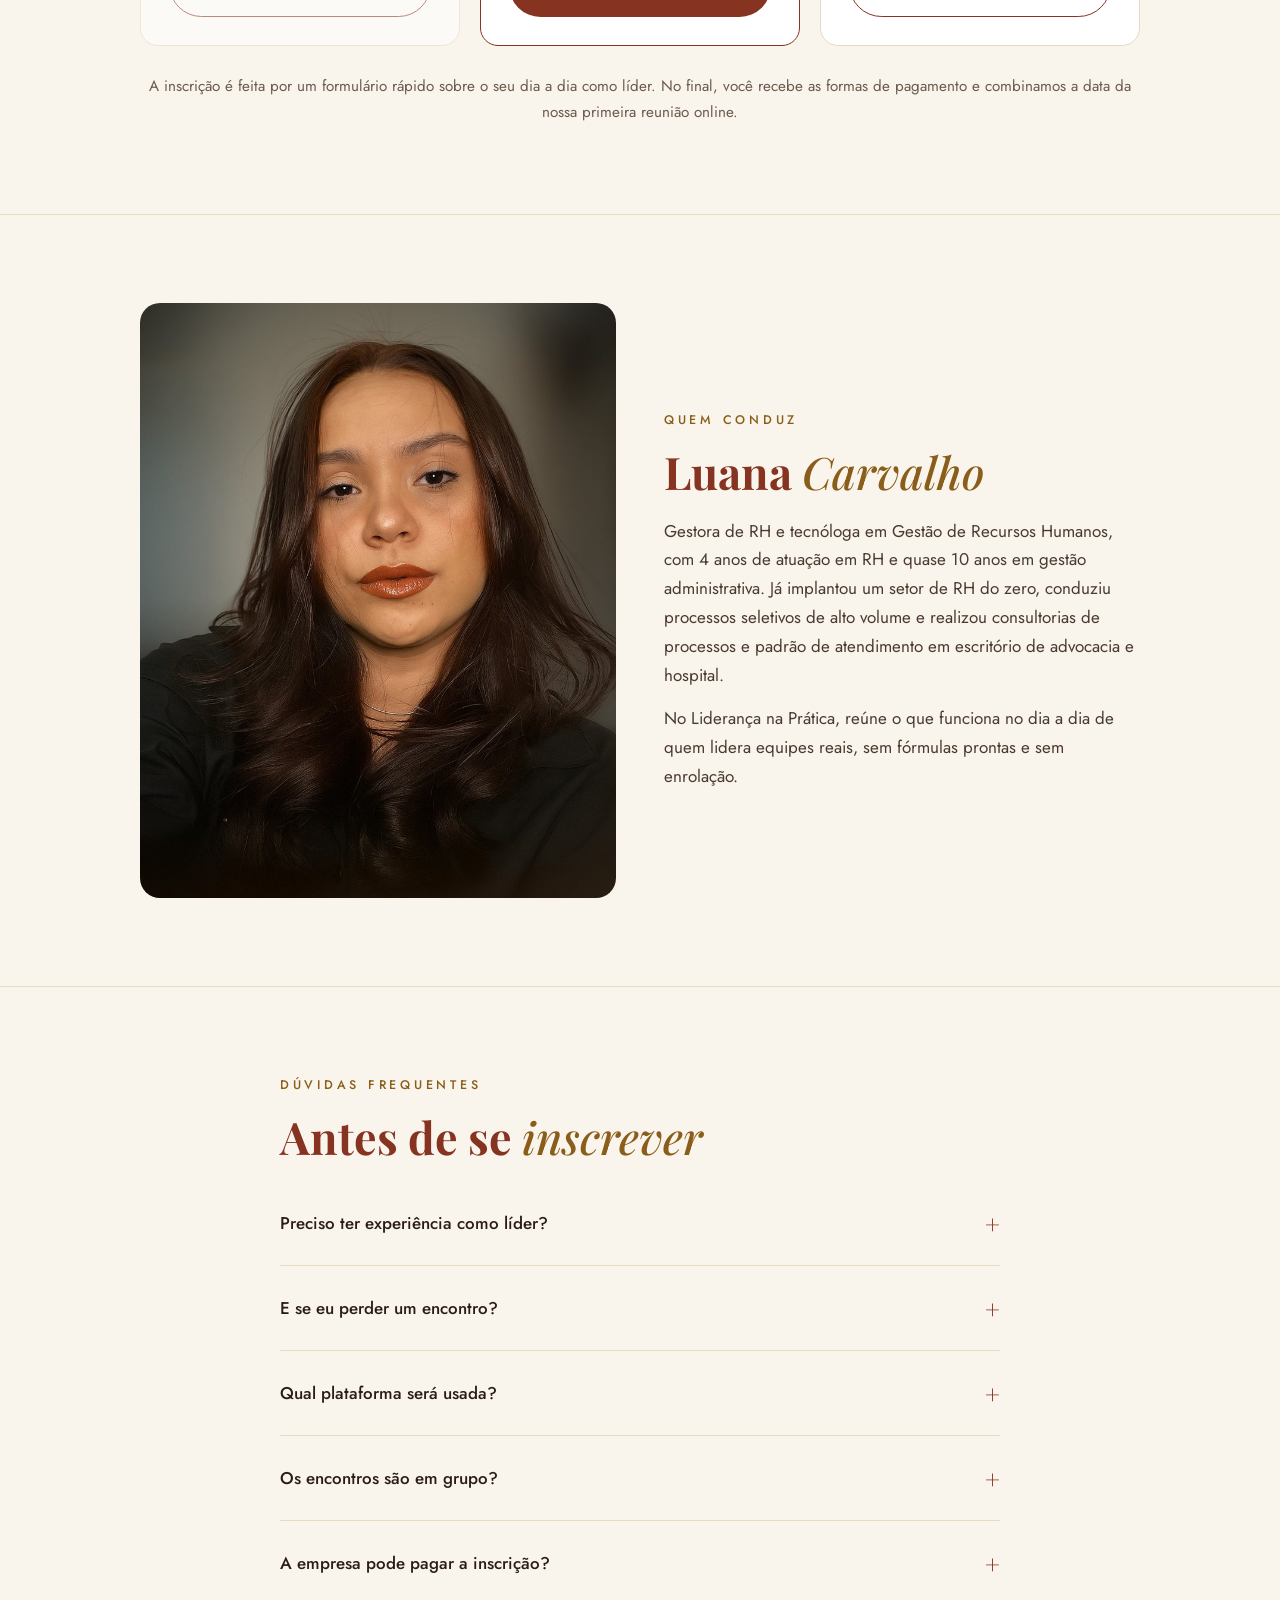
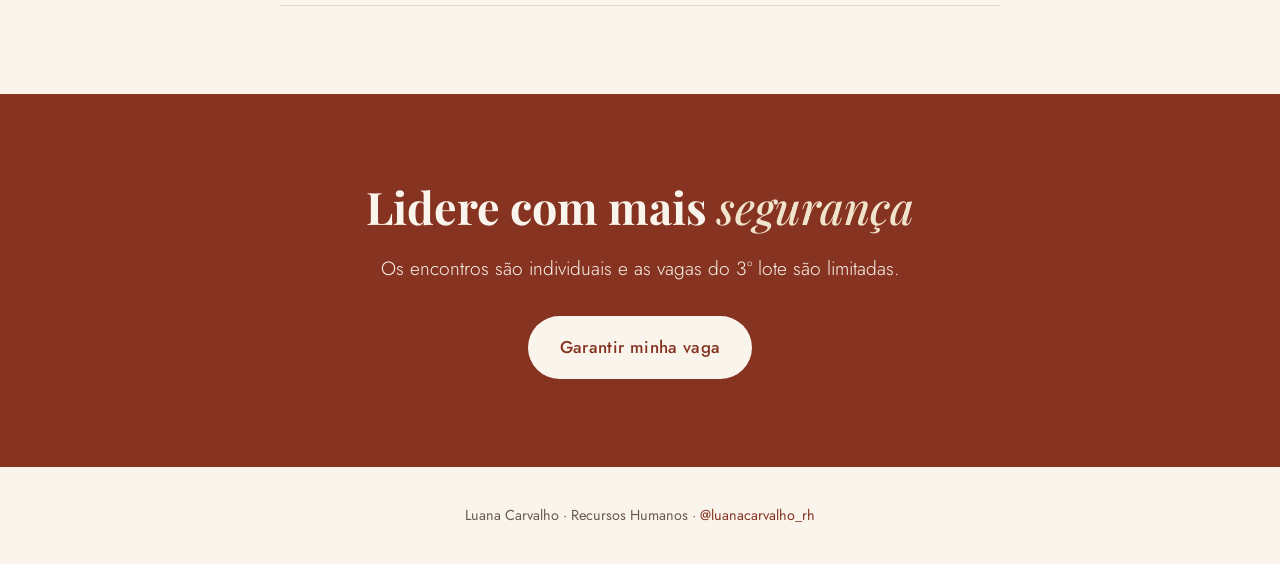
<file: lideranca/index.html>
<!DOCTYPE html>
<html lang="pt-BR">
<head>
<meta charset="UTF-8">
<meta name="viewport" content="width=device-width, initial-scale=1">
<title>Liderança na Prática · Luana Carvalho</title>
<meta name="description" content="Treinamento online e ao vivo, direto ao ponto, para quem lidera pessoas: feedback, reuniões de alinhamento, conflitos, cobrança de resultados e acompanhamento de indicadores.">
<link rel="icon" type="image/png" href="../assets/favicon.png">
<meta property="og:title" content="Liderança na Prática · Treinamento online ao vivo">
<meta property="og:description" content="Treinamento direto ao ponto para quem lidera pessoas. Com Luana Carvalho.">
<meta property="og:image" content="https://luanacarval.github.io/assets/luana-hero.jpg">
<link rel="preconnect" href="https://fonts.googleapis.com">
<link rel="preconnect" href="https://fonts.gstatic.com" crossorigin>
<link href="https://fonts.googleapis.com/css2?family=Jost:wght@300;400;500;600&family=Playfair+Display:ital,wght@0,500;0,700;1,500&display=swap" rel="stylesheet">
<script data-goatcounter="https://luanacarval.goatcounter.com/count" async src="//gc.zgo.at/count.js"></script>
<style>
:root{--cream:#FAF5EC;--sand:#F1E4CC;--brick:#873321;--brick-2:#6A2719;--gold:#CB8A2E;--gold-t:#8A5E1A;--ink:#2B1D16;--body:#4A3A30;--muted:#6B5A4E;--line:#E7D9C2;--serif:"Playfair Display",Georgia,serif;--sans:"Jost",system-ui,sans-serif}
*{box-sizing:border-box;margin:0;padding:0}
html{scroll-behavior:smooth;overflow-x:clip}
body{font-family:var(--sans);color:var(--body);background:var(--cream);line-height:1.7;font-size:17px;-webkit-font-smoothing:antialiased}
img{max-width:100%;display:block}
a{color:inherit;text-decoration:none}
.wrap{max-width:1040px;margin:0 auto;padding:0 20px}
section{padding:88px 0;border-top:1px solid var(--line)}
.eyebrow{font-weight:500;font-size:.78rem;letter-spacing:.3em;text-transform:uppercase;color:var(--gold-t);margin-bottom:16px}
h1,h2{font-family:var(--serif);font-weight:700;color:var(--brick);line-height:1.1}
h1 em,h2 em{font-style:italic;font-weight:500;color:var(--gold-t)}
h1{font-size:clamp(2.5rem,7vw,4.4rem)}
h2{font-size:clamp(1.9rem,4.4vw,2.8rem);margin-bottom:20px}
h3{font-family:var(--serif);font-weight:700;color:var(--ink);font-size:1.25rem;line-height:1.3}
.lead{font-size:1.2rem;font-weight:300;max-width:640px}
.btn{display:inline-flex;align-items:center;justify-content:center;gap:10px;font-weight:500;letter-spacing:.02em;border-radius:999px;padding:17px 32px;min-height:52px;background:var(--brick);color:var(--cream);transition:background .2s,transform .2s}
.btn:hover{background:var(--brick-2);transform:translateY(-2px)}
.btn-line{background:transparent;color:var(--brick);border:1.5px solid var(--brick)}
.btn-line:hover{background:var(--brick);color:var(--cream)}
header{padding:22px 0}
.nav{display:flex;align-items:center;justify-content:space-between;gap:16px}
.brand{display:flex;align-items:center;gap:12px}
.brand img{width:40px;height:40px}
.brand span{white-space:nowrap;font-family:var(--serif);font-weight:700;color:var(--brick);letter-spacing:.06em}
.hero{border-top:0;padding:56px 0 96px}
.hero .lead{margin:24px 0 36px}
.tags{display:flex;flex-wrap:wrap;gap:10px 22px;margin-top:40px;font-size:.95rem;color:var(--muted)}
.tags span{display:flex;align-items:center;gap:8px}
.tags span::before{content:"";width:6px;height:6px;border-radius:50%;background:var(--gold)}
.grid{display:grid;gap:20px;grid-template-columns:repeat(auto-fit,minmax(min(100%,280px),1fr))}
.card{background:#fff;border:1px solid var(--line);border-radius:18px;padding:28px}
.card p{margin-top:8px;font-size:.98rem}
.num{font-family:var(--serif);font-style:italic;color:var(--gold-t);font-size:1.05rem;margin-bottom:10px;display:block}
.list{list-style:none;display:flex;flex-direction:column;gap:14px;margin-top:10px}
.list li{display:flex;gap:14px;align-items:flex-start}
.list li::before{content:"";flex:0 0 18px;height:1.5px;background:var(--gold);margin-top:.85em}
.split{display:grid;gap:48px;grid-template-columns:repeat(auto-fit,minmax(min(100%,380px),1fr));align-items:center}
.photo{border-radius:20px;overflow:hidden;aspect-ratio:4/5;object-fit:cover;width:100%}
.price{display:flex;flex-direction:column;gap:14px}
.price .val{font-family:var(--serif);font-weight:700;color:var(--brick);font-size:2.4rem;line-height:1}
.price .val small{font-family:var(--sans);font-weight:400;font-size:1rem;color:var(--muted)}
.price .btn{margin-top:auto;width:100%}
.price.featured{border:1.5px solid var(--brick)}
.badge{align-self:flex-start;font-size:.75rem;font-weight:500;letter-spacing:.18em;text-transform:uppercase;color:var(--gold-t);border:1px solid var(--gold);border-radius:999px;padding:5px 12px}
.note{margin-top:28px;font-size:.95rem;color:var(--muted);text-align:center}
details{border-bottom:1px solid var(--line);padding:20px 0}
details summary{cursor:pointer;font-weight:500;color:var(--ink);list-style:none;display:flex;justify-content:space-between;gap:16px;min-height:44px;align-items:center}
details summary::-webkit-details-marker{display:none}
details summary::after{content:"+";font-family:var(--serif);font-size:1.6rem;color:var(--brick);line-height:1}
details[open] summary::after{content:"–"}
details p{margin-top:10px}
.final{text-align:center;background:var(--brick);color:var(--cream);border-top:0}
.final h2{color:var(--cream)}
.final h2 em{color:var(--sand)}
.final .btn{background:var(--cream);color:var(--brick)}
.final .btn:hover{background:var(--sand)}
footer{padding:36px 0;font-size:.9rem;color:var(--muted);text-align:center}
footer a{color:var(--brick)}
@media (max-width:560px){section{padding:64px 0}.hero{padding:32px 0 64px}main .btn{width:100%}.brand span{font-size:.9rem}}
</style>
</head>
<body>
<header><div class="wrap nav">
  <a class="brand" href="../"><img src="../assets/logo.png" alt=""><span>LUANA CARVALHO</span></a>
  <a class="btn btn-line" href="#investimento" style="padding:10px 20px;min-height:44px;font-size:.92rem">Inscrições</a>
</div></header>

<main>
<section class="hero"><div class="wrap">
  <p class="eyebrow">Treinamento online ao vivo</p>
  <h1>Liderança <em>na Prática</em></h1>
  <p class="lead">Treinamento direto ao ponto para quem lidera pessoas. Ferramentas simples para dar feedback, alinhar a equipe, lidar com conflitos e cobrar resultados sem perder o time.</p>
  <a class="btn" href="#investimento">Quero participar</a>
  <div class="tags"><span>5 encontros semanais ao vivo de 1h30</span><span>Atendimento individual</span><span>Materiais prontos para usar</span><span>Certificado</span></div>
</div></section>

<section><div class="wrap">
  <p class="eyebrow">Para quem é</p>
  <h2>Para quem lidera <em>pessoas</em></h2>
  <div class="grid" style="margin-top:32px">
    <div class="card"><h3>Empresários e donos de pequenas empresas</h3><p>Que acumulam a gestão da equipe com todas as outras frentes do negócio.</p></div>
    <div class="card"><h3>Supervisores, coordenadores e líderes</h3><p>Que foram promovidos pela competência técnica e agora precisam conduzir pessoas.</p></div>
    <div class="card"><h3>Profissionais de RH</h3><p>Que querem preparar e apoiar os líderes da empresa com método.</p></div>
  </div>
</div></section>

<section><div class="wrap">
  <p class="eyebrow">O que você vai aprender</p>
  <h2>Cinco encontros, <em>um tema por semana</em></h2>
  <div class="grid" style="margin-top:32px">
    <div class="card"><span class="num">Encontro 1</span><h3>Feedback sem gerar resistência</h3><p>Como preparar, conduzir e encerrar uma conversa de feedback que a pessoa escuta e coloca em prática.</p></div>
    <div class="card"><span class="num">Encontro 2</span><h3>Reuniões de alinhamento</h3><p>Pauta, tempo, papéis e combinados: reuniões curtas que terminam com decisões e responsáveis.</p></div>
    <div class="card"><span class="num">Encontro 3</span><h3>Conflitos e comportamentos inadequados</h3><p>Como agir cedo, com firmeza e respeito, antes que o problema contamine a equipe.</p></div>
    <div class="card"><span class="num">Encontro 4</span><h3>Cobrança de resultados</h3><p>Como cobrar com clareza e firmeza, sem perder a confiança e o engajamento da equipe.</p></div>
    <div class="card"><span class="num">Encontro 5</span><h3>Acompanhamento e indicadores</h3><p>Como acompanhar tarefas, responsabilidades e indicadores com uma rotina simples, que cabe na sua semana.</p></div>
  </div>
</div></section>

<section><div class="wrap split">
  <div>
    <p class="eyebrow">Como funciona</p>
    <h2>Teoria na medida, <em>prática de sobra</em></h2>
    <ul class="list">
      <li>Encontros individuais, online e ao vivo, focados nos casos reais da sua equipe.</li>
      <li>Roteiro de feedback, modelo de pauta de reunião e planilha de acompanhamento de tarefas e indicadores, prontos para usar no dia seguinte.</li>
      <li>Gravação de cada encontro disponível por 30 dias.</li>
      <li>Suporte pelo WhatsApp durante o treinamento, para tirar dúvidas entre um encontro e outro.</li>
      <li>Certificado de participação.</li>
    </ul>
  </div>
  <div class="card" style="padding:32px">
    <p class="eyebrow" style="margin-bottom:10px">Agenda</p>
    <h3 style="font-size:1.6rem">No seu horário</h3>
    <p style="margin-top:12px">Os dias e horários são combinados com você no momento da inscrição. São cinco encontros ao longo de um mês, um por semana. Assim, você aplica com a equipe o que aprendeu e traz o resultado para o encontro seguinte. No pacote empresa, os três participantes fazem os encontros juntos.</p>
  </div>
</div></section>

<section id="investimento"><div class="wrap">
  <p class="eyebrow">Investimento</p>
  <h2>Escolha a sua <em>inscrição</em></h2>
  <div class="grid" style="margin-top:32px">
    <div class="card price" style="opacity:.55">
      <span class="badge">2º lote · Encerrado</span>
      <h3>Individual</h3>
      <div class="val"><s>R$&nbsp;347</s> <small>por pessoa</small></div>
      <p>Vagas encerradas.</p>
      <span class="btn btn-line" aria-disabled="true" style="pointer-events:none">Vagas encerradas</span>
    </div>
    <div class="card price featured">
      <span class="badge">3º lote · Abertas</span>
      <h3>Individual</h3>
      <div class="val">R$ 597 <small>por pessoa</small></div>
      <p class="pix" style="margin:-4px 0 10px;color:var(--brick);font-weight:500">ou R$ 537,30 no Pix (10% de desconto)</p>
      <p>Encontros individuais, no horário combinado com você.</p>
      <a class="btn" href="inscricao/">Garantir minha vaga</a>
    </div>
    <div class="card price">
      <span class="badge">Para empresas</span>
      <h3>Pacote com 3 vagas</h3>
      <div class="val">R$ 1.497 <small>3 participantes</small></div>
      <p class="pix" style="margin:-4px 0 10px;color:var(--brick);font-weight:500">ou R$ 1.347,30 no Pix (10% de desconto)</p>
      <p>Três líderes da mesma empresa fazem os encontros juntos, por R$&nbsp;499 por pessoa.</p>
      <a class="btn btn-line" href="inscricao/">Inscrever minha equipe</a>
    </div>
  </div>
  <p class="note">A inscrição é feita por um formulário rápido sobre o seu dia a dia como líder. No final, você recebe as formas de pagamento e combinamos a data da nossa primeira reunião online.</p>
</div></section>

<section><div class="wrap split">
  <img class="photo" src="../assets/luana-sobre.jpg" alt="Luana Carvalho">
  <div>
    <p class="eyebrow">Quem conduz</p>
    <h2>Luana <em>Carvalho</em></h2>
    <p>Gestora de RH e tecnóloga em Gestão de Recursos Humanos, com 4 anos de atuação em RH e quase 10 anos em gestão administrativa. Já implantou um setor de RH do zero, conduziu processos seletivos de alto volume e realizou consultorias de processos e padrão de atendimento em escritório de advocacia e hospital.</p>
    <p style="margin-top:14px">No Liderança na Prática, reúne o que funciona no dia a dia de quem lidera equipes reais, sem fórmulas prontas e sem enrolação.</p>
  </div>
</div></section>

<section><div class="wrap" style="max-width:760px">
  <p class="eyebrow">Dúvidas frequentes</p>
  <h2>Antes de se <em>inscrever</em></h2>
  <details><summary>Preciso ter experiência como líder?</summary><p>Não. O treinamento serve tanto para quem acabou de assumir uma equipe quanto para quem já lidera e quer mais método.</p></details>
  <details><summary>E se eu perder um encontro?</summary><p>Todos os encontros ficam gravados e disponíveis por 30 dias.</p></details>
  <details><summary>Qual plataforma será usada?</summary><p>Os encontros acontecem por chamada de vídeo. O link é enviado pelo WhatsApp antes de cada encontro.</p></details>
  <details><summary>Os encontros são em grupo?</summary><p>Não. Na inscrição individual, os encontros são só entre você e a Luana, com foco total na sua realidade. No pacote empresa, os três líderes participam juntos.</p></details>
  <details><summary>A empresa pode pagar a inscrição?</summary><p>Sim. Para três participantes da mesma empresa, o pacote empresa sai por R$ 1.497, o equivalente a R$ 499 por pessoa. No Pix, há 10% de desconto: R$ 1.347,30.</p></details>
</div></section>

<section class="final"><div class="wrap">
  <h2>Lidere com mais <em>segurança</em></h2>
  <p class="lead" style="margin:16px auto 32px">Os encontros são individuais e as vagas do 3º lote são limitadas.</p>
  <a class="btn" href="#investimento">Garantir minha vaga</a>
</div></section>
</main>

<footer><div class="wrap">Luana Carvalho · Recursos Humanos · <a href="https://instagram.com/luanacarvalho_rh" target="_blank" rel="noopener">@luanacarvalho_rh</a></div></footer>
</body>
</html>
</file>
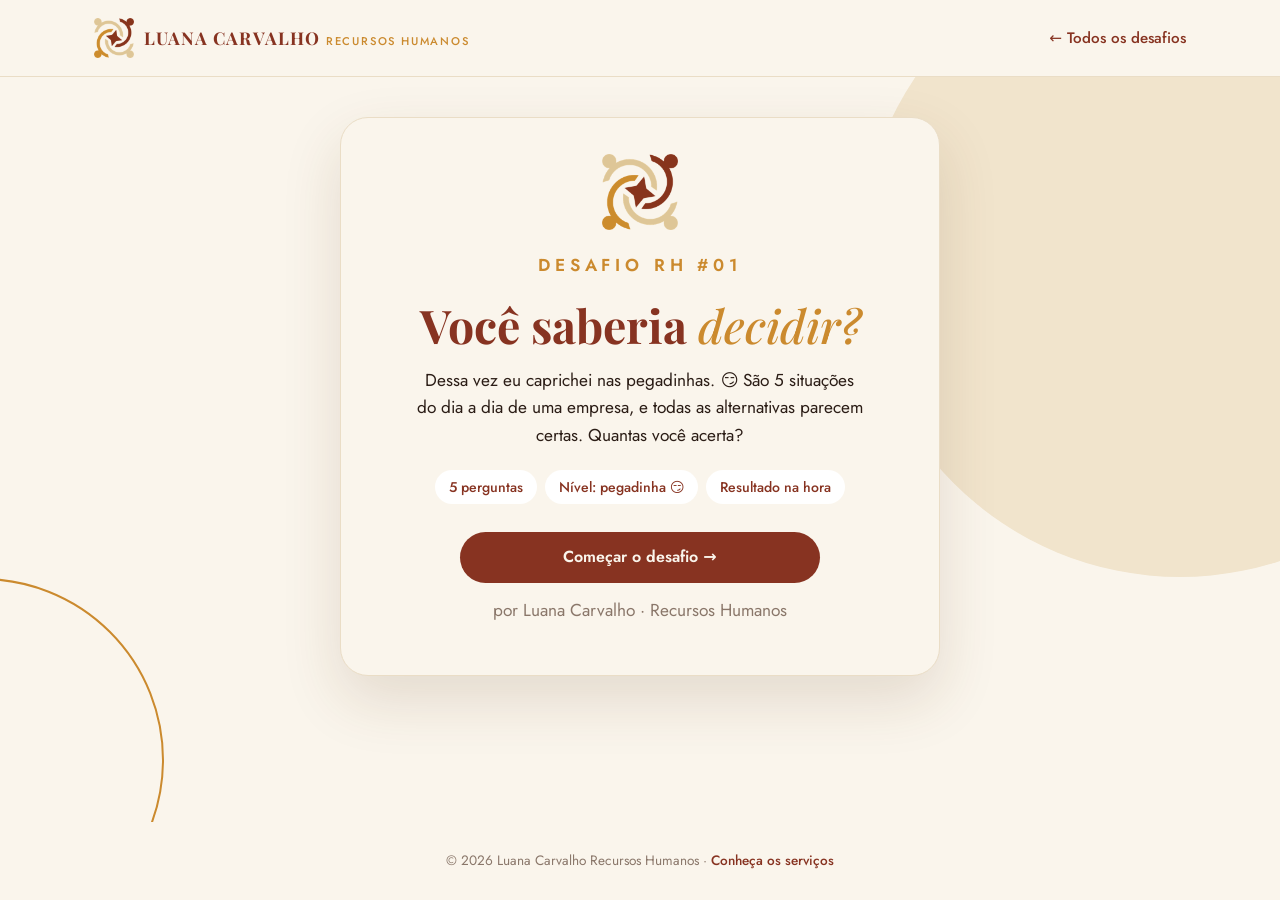
<file: desafios/01/index.html>
<!DOCTYPE html>
<html lang="pt-BR">
<head>
<meta charset="UTF-8">
<meta name="viewport" content="width=device-width, initial-scale=1">
<title>Desafio RH #01 · Você saberia decidir? · Luana Carvalho RH</title>
<meta name="description" content="5 situações do dia a dia de uma empresa. Escolha o que você faria e descubra o seu resultado. Um desafio de Gestão de Pessoas por Luana Carvalho · Recursos Humanos.">
<link rel="icon" type="image/png" href="../../assets/favicon.png">
<meta property="og:title" content="Desafio RH #01 · Você saberia decidir?">
<meta property="og:description" content="5 situações do dia a dia de uma empresa, todas com pegadinha. Quantas você acerta? 😏">
<meta property="og:image" content="https://luanacarval.github.io/assets/luana-hero.jpg">
<meta property="og:url" content="https://luanacarval.github.io/desafios/01/">
<link rel="preconnect" href="https://fonts.googleapis.com">
<link rel="preconnect" href="https://fonts.gstatic.com" crossorigin>
<link href="https://fonts.googleapis.com/css2?family=Jost:wght@400;500;600&family=Playfair+Display:ital,wght@0,500;0,700;1,500&display=swap" rel="stylesheet">
<link rel="stylesheet" href="../desafios.css">
<script data-goatcounter="https://luanacarval.goatcounter.com/count" async src="//gc.zgo.at/count.js"></script>
</head>
<body>
<header class="top">
  <div class="wrap">
    <a class="brand" href="../../" aria-label="Luana Carvalho Recursos Humanos — início">
      <img src="../../assets/logo.png" alt="">
      <span><span class="brand-name">LUANA CARVALHO</span><span class="brand-sub">RECURSOS HUMANOS</span></span>
    </a>
    <a class="back" href="../">← <span class="long">Todos os </span>desafios</a>
  </div>
</header>

<main class="quiz-main">
  <div class="card" id="quiz">
    <noscript><p>Para fazer o desafio, ative o JavaScript no seu navegador.</p></noscript>
  </div>
</main>

<footer class="foot">© 2026 Luana Carvalho Recursos Humanos · <a href="../../">Conheça os serviços</a></footer>

<script>
window.QUIZ = {
  code: "Desafio RH #01",
  slug: "desafio-01",
  titleHtml: "Você saberia <em>decidir?</em>",
  intro: "Dessa vez eu caprichei nas pegadinhas. 😏 São 5 situações do dia a dia de uma empresa, e todas as alternativas parecem certas. Quantas você acerta?",
  chips: ["5 perguntas", "Nível: pegadinha 😏", "Resultado na hora"],
  rightLines: ["Isso mesmo! ✓", "Acertou! Tá craque. 👏", "Mandou bem! ✓", "Na mosca! 🎯", "Essa não te pegou! 😎"],
  wrongLines: ["Quase! A certa está em verde.", "Ih, essa pegou muita gente! 😅", "Não foi dessa vez! A certa está em verde.", "Errou, mas agora não esquece mais. 😉"],
  questions: [
    {
      text: "Segunda-feira, 8h08. O João bate o ponto 8 minutos atrasado e depois cumpre o resto da jornada normalmente. Pela regra geral da CLT, quanto disso conta como atraso?",
      options: [
        "Nada: até 10 minutos por dia são tolerados",
        "Só 3 minutos, o que passou da tolerância de 5",
        "Os 8 minutos inteiros",
        "Só conta se acontecer 3 vezes no mês"
      ],
      answer: 2,
      trap: 1,
      trapLine: "Caiu na pegadinha! 😏 Esse é o erro mais comum.",
      why: "A tolerância é de até 5 minutos por marcação (com máximo de 10 no dia). Passou disso, conta o tempo todo, não só o que excedeu (CLT, art. 58, §1º, e Súmula 366 do TST). Então, João: foram os 8 minutos. ⏰"
    },
    {
      text: "A vaga exige viagens frequentes e o recrutador quer saber se a candidata dá conta. Qual pergunta ele deve fazer?",
      options: [
        "“Você tem filhos pequenos? Pergunto só para organizar a escala.”",
        "“A vaga exige cerca de 10 dias de viagem por mês. Você tem essa disponibilidade?”",
        "“Seu cônjuge se incomodaria com as viagens?”",
        "“Tem alguém em casa que depende de você?”"
      ],
      answer: 1,
      trap: 0,
      trapLine: "Caiu na pegadinha! 😏 A boa intenção não salva a pergunta.",
      why: "Pergunte sobre o que a vaga exige, nunca sobre filhos, cônjuge ou família, mesmo com a melhor das intenções. Além de não avaliar competência, esse tipo de pergunta pode ser discriminatório (Lei 9.029/95)."
    },
    {
      text: "Verdadeiro ou falso: se o funcionário se recusar a assinar a advertência, pronto, ela perdeu a validade.",
      options: ["Verdadeiro", "Falso"],
      answer: 1,
      trueFalse: true,
      trap: 0,
      trapLine: "Caiu na pegadinha! 😏 Não é bem assim.",
      why: "A assinatura só mostra que ele foi comunicado, não que concorda. Se ele se recusar, é só registrar com a assinatura de duas testemunhas, e a advertência continua valendo. ✍️"
    },
    {
      text: "A Ana e o Pedro não se bicam, e o clima já está pesando na equipe toda. 😬 Qual é o primeiro passo do líder?",
      options: [
        "Reunir os dois na hora para resolverem frente a frente",
        "Ouvir cada um separadamente antes de qualquer conversa conjunta",
        "Definir regras de convivência e comunicar a equipe toda",
        "Pedir a opinião da equipe para entender quem tem razão"
      ],
      answer: 1,
      trap: 0,
      trapLine: "Caiu na pegadinha! 😏 Parece a mais corajosa, né?",
      why: "Colocar os dois frente a frente cedo demais costuma virar discussão. Ouvindo cada um em particular, você entende a causa real e prepara uma conversa a três que resolve de verdade."
    },
    {
      text: "Você quer descobrir o que faria seus melhores funcionários pedirem as contas… antes que eles peçam. Qual iniciativa faz isso?",
      options: [
        "Entrevista de desligamento",
        "Entrevista de permanência",
        "Avaliação de desempenho",
        "Pesquisa de satisfação dos clientes"
      ],
      answer: 1,
      trap: 0,
      trapLine: "Caiu na pegadinha! 😏 Essa só ouve quem já está de saída.",
      why: "A entrevista de desligamento chega tarde: a pessoa já decidiu sair. A entrevista de permanência conversa com quem fica (“o que te mantém aqui? o que te faria ir embora?”) e ainda dá tempo de agir. 💡"
    }
  ],
  results: [
    {
      min: 0, max: 0, special: true, emoji: "🚨",
      lead: "Parabéns! Você desbloqueou o modo:",
      title: "“CHAMA O RH” 😂",
      button: "Tá, Luana. E agora?",
      whatsapp: "Oi, Luana! Fiz o Desafio RH #01, acertei {score} de {total} e desbloqueei o modo “CHAMA O RH” 😂 Tá, e agora?"
    },
    {
      min: 1, max: 1, emoji: "🚨",
      title: "Temos um pequeno problema de RH aqui...",
      bodyHtml: "<p>Calma, ninguém vai receber uma advertência por causa desse resultado. 😂</p><p>Mas talvez esteja na hora de atualizar alguns conhecimentos sobre Gestão de Pessoas.</p><p><b>Quer descobrir onde estão os seus pontos de atenção?</b></p>",
      button: "Vamos conversar",
      whatsapp: "Oi, Luana! Fiz o Desafio RH #01 e acertei {score} de {total}. Quero descobrir onde estão os meus pontos de atenção."
    },
    {
      min: 2, max: 3, emoji: "👀",
      title: "Você sabe... mas às vezes no “eu acho”.",
      bodyHtml: "<p>Você já tem uma boa noção de Gestão de Pessoas, mas algumas decisões ainda podem estar sendo tomadas no famoso:</p><blockquote>“Na minha empresa sempre foi assim.”</blockquote><p><b>Talvez esteja na hora de trocar o “eu acho” por estratégia.</b></p>",
      button: "Quero conversar com a Luana",
      whatsapp: "Oi, Luana! Fiz o Desafio RH #01 e acertei {score} de {total}. Quero trocar o “eu acho” por estratégia. Vamos conversar?"
    },
    {
      min: 4, max: 4, emoji: "👏",
      title: "Olha só... temos alguém que entende de gente!",
      bodyHtml: "<p>Você foi bem no desafio. Mas RH não é só acertar perguntas: é saber transformar conhecimento em decisões melhores no dia a dia.</p><p>E aí fica a pergunta:</p><p><b>Será que sua empresa está aproveitando todo esse potencial?</b></p>",
      button: "Vamos conversar",
      whatsapp: "Oi, Luana! Fiz o Desafio RH #01 e acertei {score} de {total}. Vamos conversar sobre o RH da minha empresa?"
    },
    {
      min: 5, max: 5, emoji: "🏆",
      title: "Pode devolver o crachá para o RH. Você passou!",
      bodyHtml: "<p>Agora quero saber: você acertou porque realmente entende de Gestão de Pessoas ou porque o RH já te traumatizou o suficiente? 😂</p><p><b>Brincadeiras à parte, conhecimento é ótimo. Aplicar isso na rotina da empresa é o verdadeiro desafio.</b></p>",
      button: "Bora conversar sobre seu RH",
      whatsapp: "Oi, Luana! Fiz o Desafio RH #01 e gabaritei: {score} de {total}! 🏆 Bora conversar sobre o RH da minha empresa?"
    }
  ]
};
</script>
<script src="../quiz.js"></script>
</body>
</html>
</file>
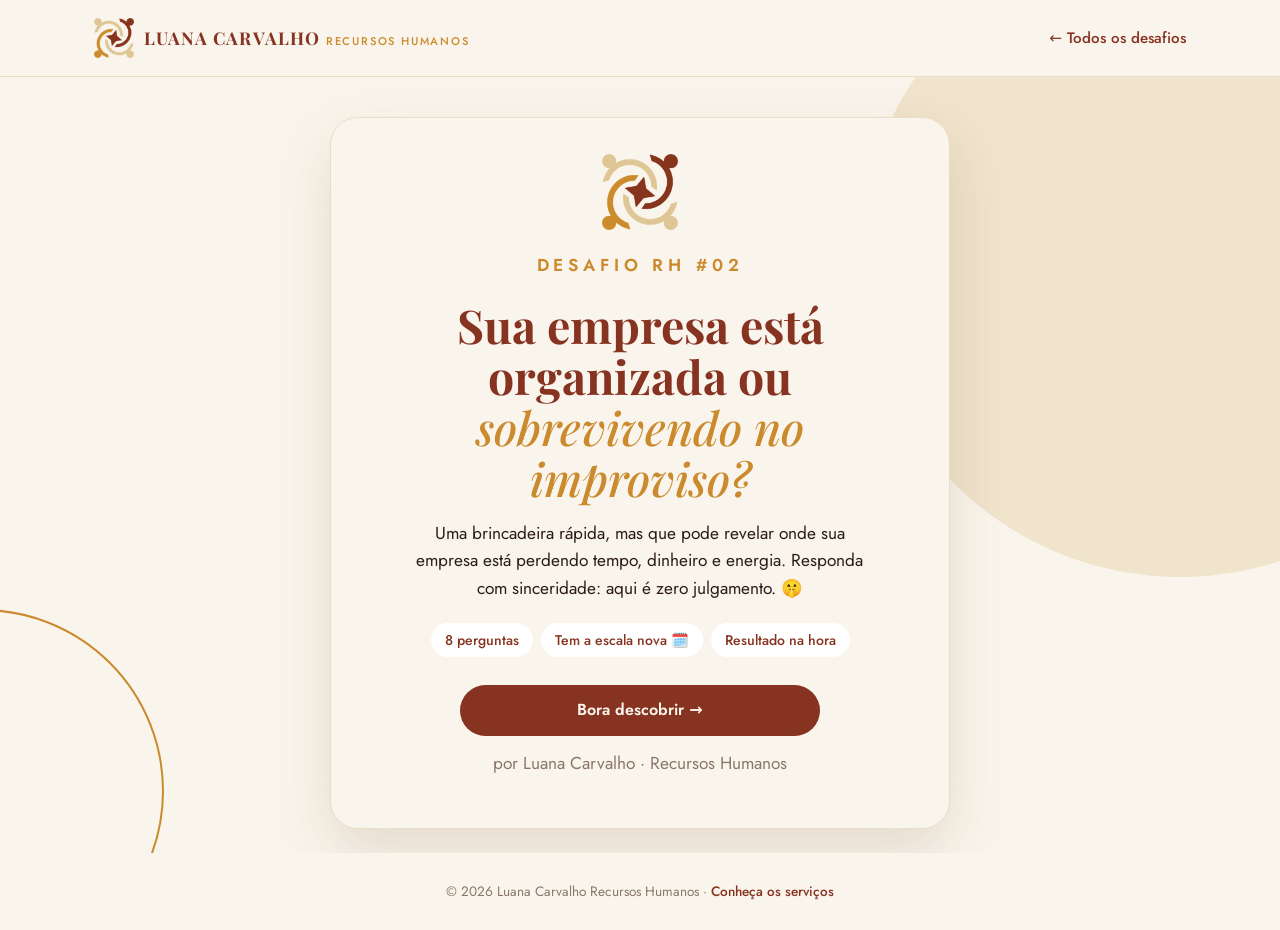
<file: desafios/02/index.html>
<!DOCTYPE html>
<html lang="pt-BR">
<head>
<meta charset="UTF-8">
<meta name="viewport" content="width=device-width, initial-scale=1">
<title>Desafio RH #02 · Organizada ou no improviso? · Luana Carvalho RH</title>
<meta name="description" content="8 perguntas rápidas (e um pouco constrangedoras) para descobrir se a sua empresa está organizada ou sobrevivendo no improviso. Inclui a nova escala 5x2. Por Luana Carvalho · Recursos Humanos.">
<link rel="icon" type="image/png" href="../../assets/favicon.png">
<meta property="og:title" content="Desafio RH #02 · Sua empresa está organizada ou sobrevivendo no improviso?">
<meta property="og:description" content="8 perguntas, zero julgamento (talvez um pouquinho). Descubra o perfil da sua empresa. 🧯">
<meta property="og:image" content="https://luanacarval.github.io/assets/luana-hero.jpg">
<meta property="og:url" content="https://luanacarval.github.io/desafios/02/">
<link rel="preconnect" href="https://fonts.googleapis.com">
<link rel="preconnect" href="https://fonts.gstatic.com" crossorigin>
<link href="https://fonts.googleapis.com/css2?family=Jost:wght@400;500;600&family=Playfair+Display:ital,wght@0,500;0,700;1,500&display=swap" rel="stylesheet">
<link rel="stylesheet" href="../desafios.css">
<link rel="stylesheet" href="../desafio02.css?v=2">
<script data-goatcounter="https://luanacarval.goatcounter.com/count" async src="//gc.zgo.at/count.js"></script>
</head>
<body>
<header class="top">
  <div class="wrap">
    <a class="brand" href="../../" aria-label="Luana Carvalho Recursos Humanos — início">
      <img src="../../assets/logo.png" alt="">
      <span><span class="brand-name">LUANA CARVALHO</span><span class="brand-sub">RECURSOS HUMANOS</span></span>
    </a>
    <a class="back" href="../">← <span class="long">Todos os </span>desafios</a>
  </div>
</header>

<main class="quiz-main">
  <div class="card d2" id="quiz">
    <noscript><p>Para fazer o desafio, ative o JavaScript no seu navegador.</p></noscript>
  </div>
</main>

<footer class="foot">© 2026 Luana Carvalho Recursos Humanos · <a href="../../">Conheça os serviços</a></footer>

<script src="../desafio02.js?v=2"></script>
</body>
</html>
</file>
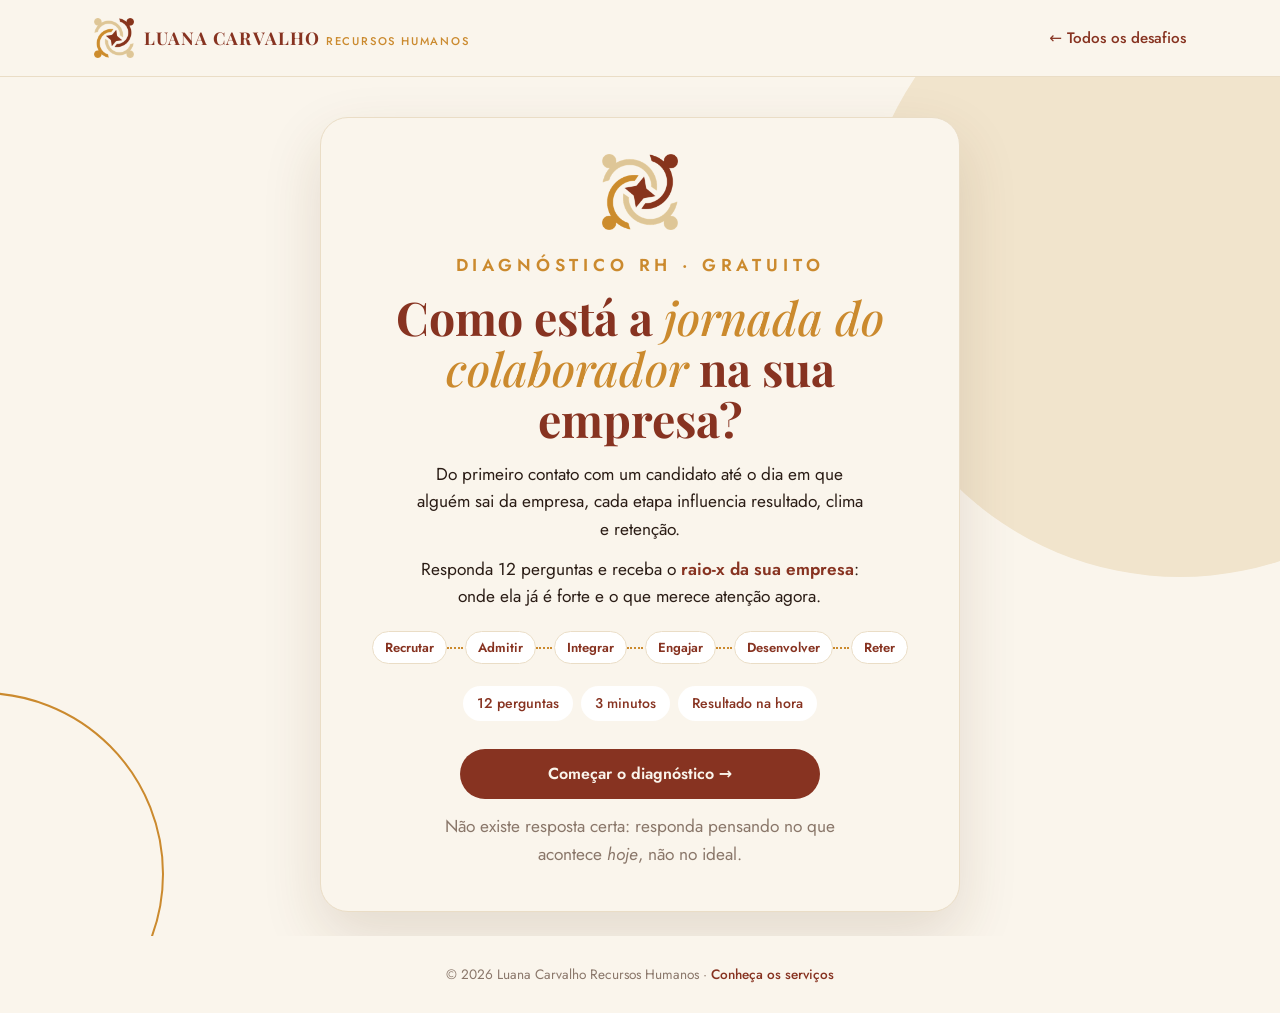
<file: desafios/diagnostico/index.html>
<!DOCTYPE html>
<html lang="pt-BR">
<head>
<meta charset="UTF-8">
<meta name="viewport" content="width=device-width, initial-scale=1">
<title>Diagnóstico RH · Como está a jornada do colaborador? · Luana Carvalho RH</title>
<meta name="description" content="Responda 12 perguntas e receba o raio-x da jornada do colaborador na sua empresa: do recrutamento ao desligamento. Diagnóstico gratuito por Luana Carvalho · Recursos Humanos.">
<link rel="icon" type="image/png" href="../../assets/favicon.png">
<meta property="og:title" content="Diagnóstico RH · Como está a jornada do colaborador na sua empresa?">
<meta property="og:description" content="12 perguntas, 3 minutos e um raio-x completo: onde sua empresa é forte e o que merece atenção. 📊">
<meta property="og:image" content="https://luanacarval.github.io/assets/luana-hero.jpg">
<meta property="og:url" content="https://luanacarval.github.io/desafios/diagnostico/">
<link rel="preconnect" href="https://fonts.googleapis.com">
<link rel="preconnect" href="https://fonts.gstatic.com" crossorigin>
<link href="https://fonts.googleapis.com/css2?family=Jost:wght@400;500;600&family=Playfair+Display:ital,wght@0,500;0,700;1,500&display=swap" rel="stylesheet">
<link rel="stylesheet" href="../desafios.css">
<link rel="stylesheet" href="../diagnostico.css">
<script data-goatcounter="https://luanacarval.goatcounter.com/count" async src="//gc.zgo.at/count.js"></script>
</head>
<body>
<header class="top">
  <div class="wrap">
    <a class="brand" href="../../" aria-label="Luana Carvalho Recursos Humanos — início">
      <img src="../../assets/logo.png" alt="">
      <span><span class="brand-name">LUANA CARVALHO</span><span class="brand-sub">RECURSOS HUMANOS</span></span>
    </a>
    <a class="back" href="../">← <span class="long">Todos os </span>desafios</a>
  </div>
</header>

<main class="quiz-main">
  <div class="card diag" id="quiz">
    <noscript><p>Para fazer o diagnóstico, ative o JavaScript no seu navegador.</p></noscript>
  </div>
</main>

<footer class="foot">© 2026 Luana Carvalho Recursos Humanos · <a href="../../">Conheça os serviços</a></footer>

<script src="../diagnostico.js"></script>
</body>
</html>
</file>
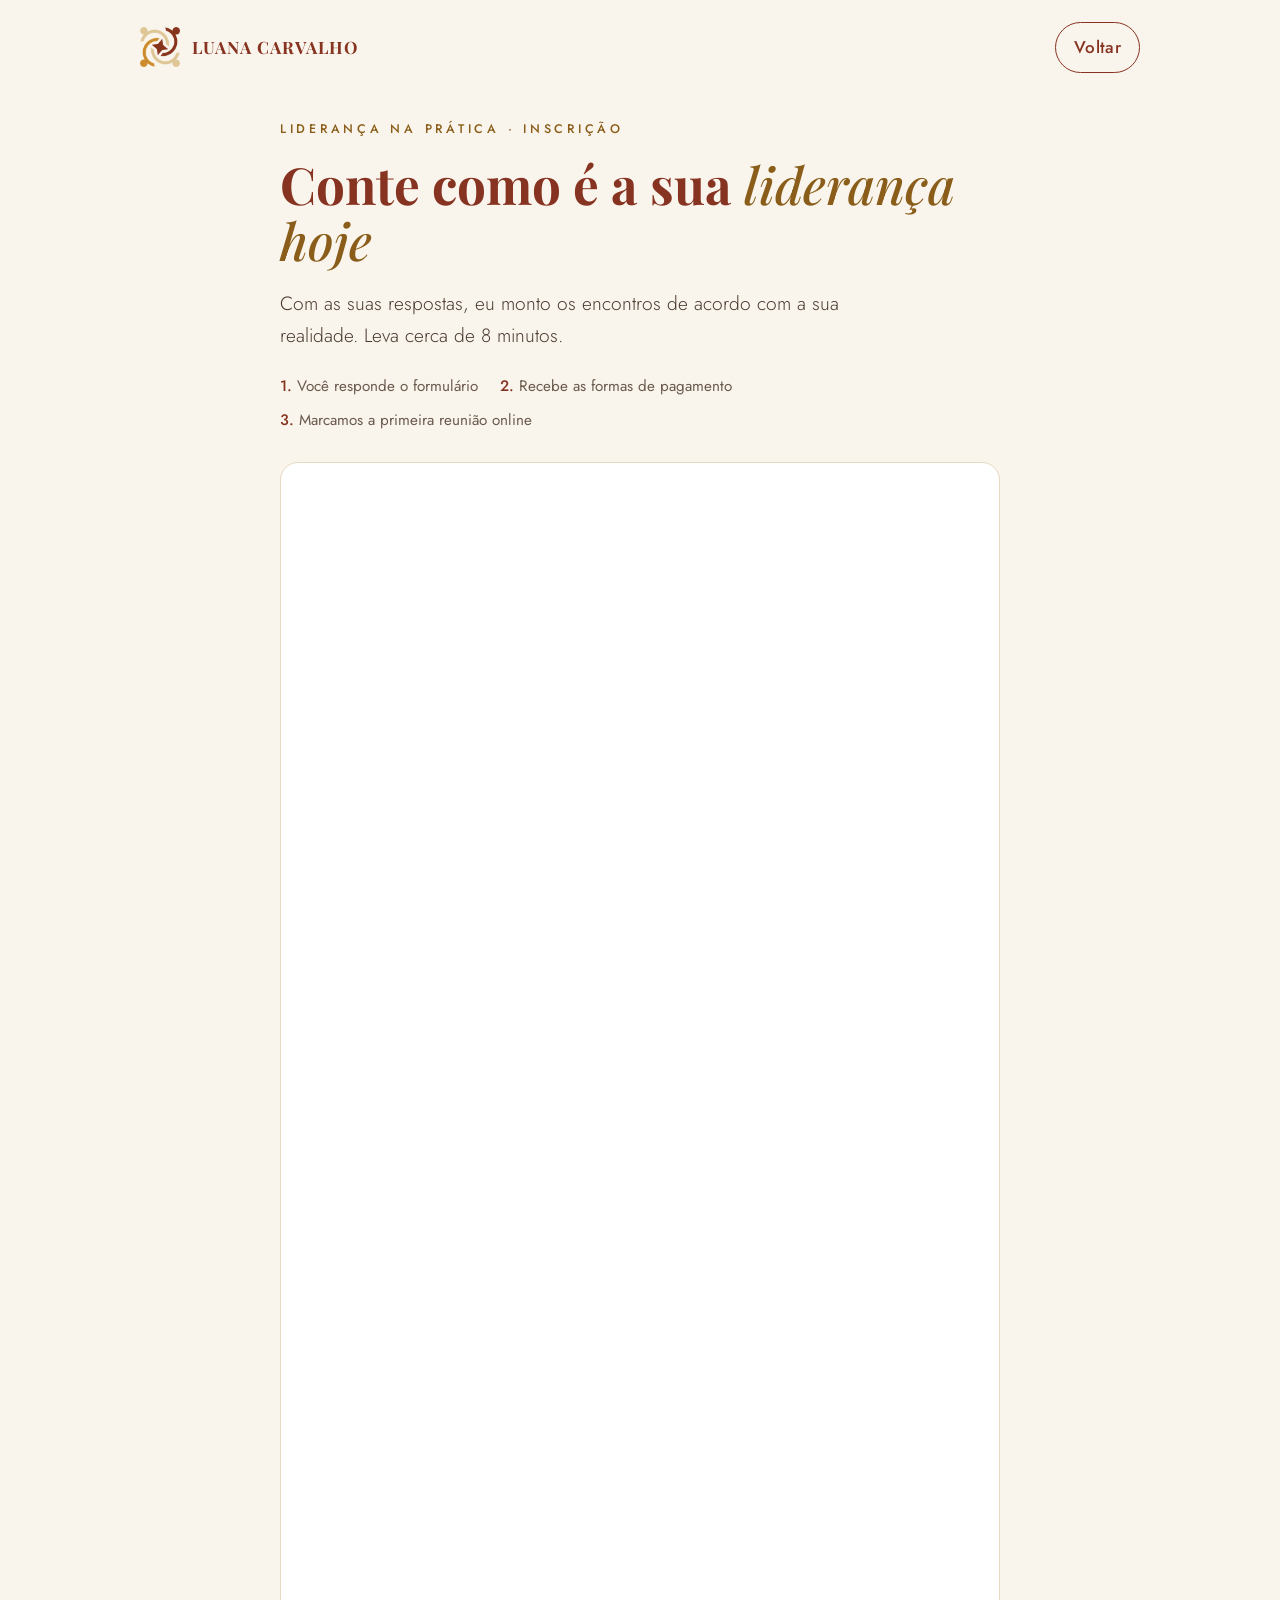
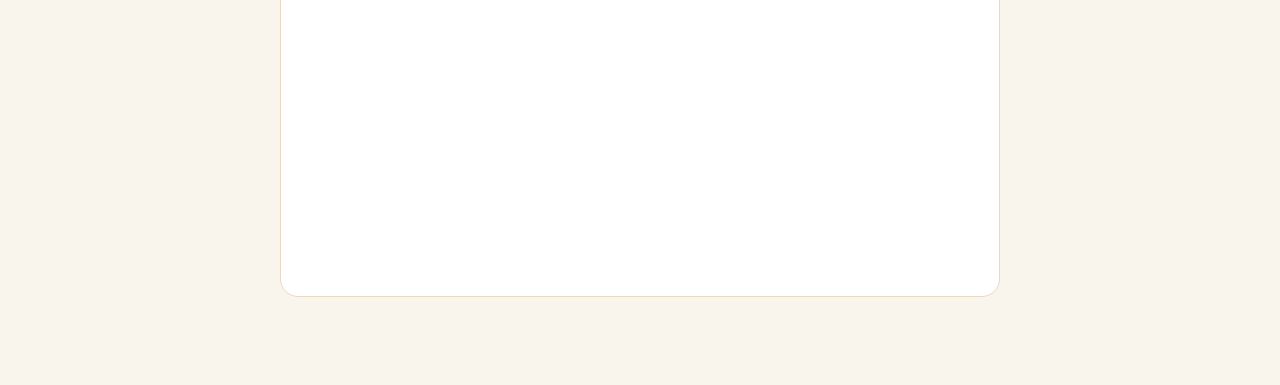
<file: lideranca/inscricao/index.html>
<!DOCTYPE html>
<html lang="pt-BR">
<head>
<meta charset="UTF-8">
<meta name="viewport" content="width=device-width, initial-scale=1">
<title>Liderança na Prática · Luana Carvalho</title>
<meta name="description" content="Treinamento online e ao vivo, direto ao ponto, para quem lidera pessoas: feedback, reuniões de alinhamento, conflitos, cobrança de resultados e acompanhamento de indicadores.">
<link rel="icon" type="image/png" href="../assets/favicon.png">
<meta property="og:title" content="Liderança na Prática · Treinamento online ao vivo">
<meta property="og:description" content="Treinamento direto ao ponto para quem lidera pessoas. Com Luana Carvalho.">
<meta property="og:image" content="https://luanacarval.github.io/assets/luana-hero.jpg">
<link rel="preconnect" href="https://fonts.googleapis.com">
<link rel="preconnect" href="https://fonts.gstatic.com" crossorigin>
<link href="https://fonts.googleapis.com/css2?family=Jost:wght@300;400;500;600&family=Playfair+Display:ital,wght@0,500;0,700;1,500&display=swap" rel="stylesheet">
<script data-goatcounter="https://luanacarval.goatcounter.com/count" async src="//gc.zgo.at/count.js"></script>
<style>
:root{--cream:#FAF5EC;--sand:#F1E4CC;--brick:#873321;--brick-2:#6A2719;--gold:#CB8A2E;--gold-t:#8A5E1A;--ink:#2B1D16;--body:#4A3A30;--muted:#6B5A4E;--line:#E7D9C2;--serif:"Playfair Display",Georgia,serif;--sans:"Jost",system-ui,sans-serif}
*{box-sizing:border-box;margin:0;padding:0}
html{scroll-behavior:smooth;overflow-x:clip}
body{font-family:var(--sans);color:var(--body);background:var(--cream);line-height:1.7;font-size:17px;-webkit-font-smoothing:antialiased}
img{max-width:100%;display:block}
a{color:inherit;text-decoration:none}
.wrap{max-width:1040px;margin:0 auto;padding:0 20px}
section{padding:88px 0;border-top:1px solid var(--line)}
.eyebrow{font-weight:500;font-size:.78rem;letter-spacing:.3em;text-transform:uppercase;color:var(--gold-t);margin-bottom:16px}
h1,h2{font-family:var(--serif);font-weight:700;color:var(--brick);line-height:1.1}
h1 em,h2 em{font-style:italic;font-weight:500;color:var(--gold-t)}
h1{font-size:clamp(2.5rem,7vw,4.4rem)}
h2{font-size:clamp(1.9rem,4.4vw,2.8rem);margin-bottom:20px}
h3{font-family:var(--serif);font-weight:700;color:var(--ink);font-size:1.25rem;line-height:1.3}
.lead{font-size:1.2rem;font-weight:300;max-width:640px}
.btn{display:inline-flex;align-items:center;justify-content:center;gap:10px;font-weight:500;letter-spacing:.02em;border-radius:999px;padding:17px 32px;min-height:52px;background:var(--brick);color:var(--cream);transition:background .2s,transform .2s}
.btn:hover{background:var(--brick-2);transform:translateY(-2px)}
.btn-line{background:transparent;color:var(--brick);border:1.5px solid var(--brick)}
.btn-line:hover{background:var(--brick);color:var(--cream)}
header{padding:22px 0}
.nav{display:flex;align-items:center;justify-content:space-between;gap:16px}
.brand{display:flex;align-items:center;gap:12px}
.brand img{width:40px;height:40px}
.brand span{white-space:nowrap;font-family:var(--serif);font-weight:700;color:var(--brick);letter-spacing:.06em}
.hero{border-top:0;padding:56px 0 96px}
.hero .lead{margin:24px 0 36px}
.tags{display:flex;flex-wrap:wrap;gap:10px 22px;margin-top:40px;font-size:.95rem;color:var(--muted)}
.tags span{display:flex;align-items:center;gap:8px}
.tags span::before{content:"";width:6px;height:6px;border-radius:50%;background:var(--gold)}
.grid{display:grid;gap:20px;grid-template-columns:repeat(auto-fit,minmax(min(100%,280px),1fr))}
.card{background:#fff;border:1px solid var(--line);border-radius:18px;padding:28px}
.card p{margin-top:8px;font-size:.98rem}
.num{font-family:var(--serif);font-style:italic;color:var(--gold-t);font-size:1.05rem;margin-bottom:10px;display:block}
.list{list-style:none;display:flex;flex-direction:column;gap:14px;margin-top:10px}
.list li{display:flex;gap:14px;align-items:flex-start}
.list li::before{content:"";flex:0 0 18px;height:1.5px;background:var(--gold);margin-top:.85em}
.split{display:grid;gap:48px;grid-template-columns:repeat(auto-fit,minmax(min(100%,380px),1fr));align-items:center}
.photo{border-radius:20px;overflow:hidden;aspect-ratio:4/5;object-fit:cover;width:100%}
.price{display:flex;flex-direction:column;gap:14px}
.price .val{font-family:var(--serif);font-weight:700;color:var(--brick);font-size:2.4rem;line-height:1}
.price .val small{font-family:var(--sans);font-weight:400;font-size:1rem;color:var(--muted)}
.price .btn{margin-top:auto;width:100%}
.price.featured{border:1.5px solid var(--brick)}
.badge{align-self:flex-start;font-size:.75rem;font-weight:500;letter-spacing:.18em;text-transform:uppercase;color:var(--gold-t);border:1px solid var(--gold);border-radius:999px;padding:5px 12px}
.note{margin-top:28px;font-size:.95rem;color:var(--muted);text-align:center}
details{border-bottom:1px solid var(--line);padding:20px 0}
details summary{cursor:pointer;font-weight:500;color:var(--ink);list-style:none;display:flex;justify-content:space-between;gap:16px;min-height:44px;align-items:center}
details summary::-webkit-details-marker{display:none}
details summary::after{content:"+";font-family:var(--serif);font-size:1.6rem;color:var(--brick);line-height:1}
details[open] summary::after{content:"–"}
details p{margin-top:10px}
.final{text-align:center;background:var(--brick);color:var(--cream);border-top:0}
.final h2{color:var(--cream)}
.final h2 em{color:var(--sand)}
.final .btn{background:var(--cream);color:var(--brick)}
.final .btn:hover{background:var(--sand)}
footer{padding:36px 0;font-size:.9rem;color:var(--muted);text-align:center}
footer a{color:var(--brick)}
@media (max-width:560px){section{padding:64px 0}.hero{padding:32px 0 64px}main .btn{width:100%}.brand span{font-size:.9rem}}
.form-hero{border-top:0;padding:24px 0 8px}
.form-wrap{max-width:760px}
.form-box{background:#fff;border:1px solid var(--line);border-radius:18px;padding:12px 8px;margin:28px 0 80px}
.steps-mini{display:flex;flex-wrap:wrap;gap:8px 22px;margin-top:22px;font-size:.95rem;color:var(--muted)}
.steps-mini b{color:var(--brick);font-weight:500}
</style>
</head>
<body>
<header><div class="wrap nav"><a class="brand" href="../../"><img src="../../assets/logo.png" alt=""><span>LUANA CARVALHO</span></a><a class="btn btn-line" style="padding:10px 18px;min-height:0;white-space:nowrap" href="../">Voltar</a></div></header>
<section class="form-hero"><div class="wrap form-wrap">
  <p class="eyebrow">Liderança na Prática · Inscrição</p>
  <h1 style="font-size:clamp(2rem,5.5vw,3.2rem)">Conte como é a sua <em>liderança hoje</em></h1>
  <p class="lead" style="margin-top:18px">Com as suas respostas, eu monto os encontros de acordo com a sua realidade. Leva cerca de 8 minutos.</p>
  <div class="steps-mini"><span><b>1.</b> Você responde o formulário</span><span><b>2.</b> Recebe as formas de pagamento</span><span><b>3.</b> Marcamos a primeira reunião online</span></div>
  <div class="form-box">
    <iframe data-tally-src="https://tally.so/embed/PRzqW5?alignLeft=1&hideTitle=1&transparentBackground=1&dynamicHeight=1" loading="lazy" width="100%" height="1400" frameborder="0" marginheight="0" marginwidth="0" title="Inscrição · Liderança na Prática"></iframe>
  </div>
</div></section>
<script>
var d=document,w="https://tally.so/widgets/embed.js",v=function(){"undefined"!=typeof Tally?Tally.loadEmbeds():d.querySelectorAll("iframe[data-tally-src]:not([src])").forEach(function(e){e.src=e.dataset.tallySrc})};if("undefined"!=typeof Tally)v();else if(d.querySelector('script[src="'+w+'"]')==null){var s=d.createElement("script");s.src=w,s.onload=v,s.onerror=v,d.body.appendChild(s)}
</script>
</body>
</html>
</file>
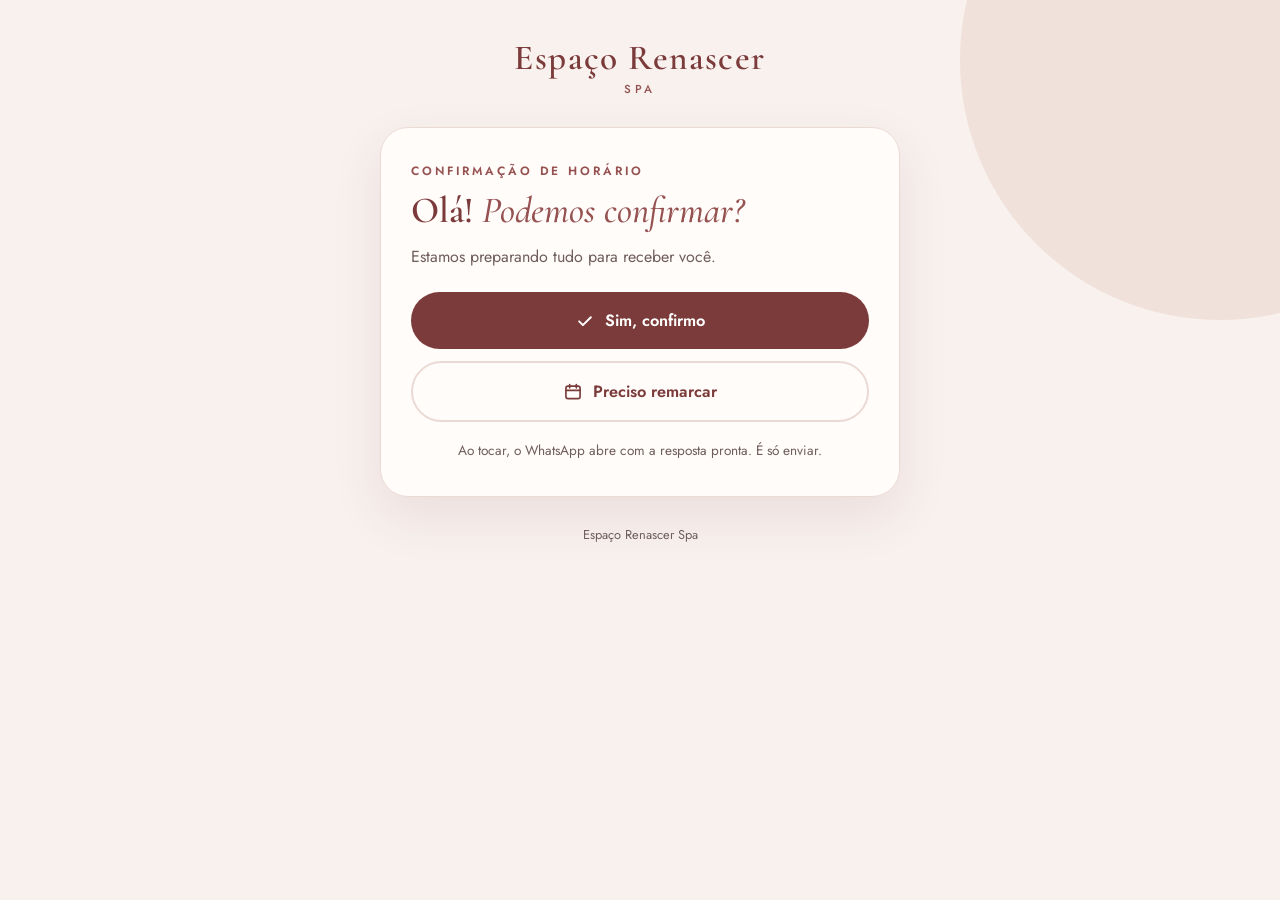
<file: renascer/confirmar/index.html>
<!DOCTYPE html>
<html lang="pt-BR">
<head>
<meta charset="UTF-8">
<meta name="viewport" content="width=device-width, initial-scale=1">
<meta name="robots" content="noindex, nofollow">
<title>Confirme seu horário · Espaço Renascer Spa</title>
<meta property="og:title" content="Confirme seu horário · Espaço Renascer Spa">
<meta property="og:description" content="Toque para confirmar ou remarcar o seu atendimento.">
<link rel="preconnect" href="https://fonts.googleapis.com">
<link rel="preconnect" href="https://fonts.gstatic.com" crossorigin>
<link href="https://fonts.googleapis.com/css2?family=Cormorant+Garamond:ital,wght@0,500;0,600;1,500&family=Jost:wght@400;500;600&display=swap" rel="stylesheet">
<link rel="stylesheet" href="../renascer.css?v=2">
</head>
<body>
<div class="wrap">
  <div class="brand"><div class="mark">Espaço Renascer</div><div class="sub">SPA</div></div>
  <main class="card" id="app" aria-live="polite">
    <noscript><p>Para confirmar seu horário, ative o JavaScript ou responda pelo WhatsApp.</p></noscript>
  </main>
  <footer>Espaço Renascer Spa</footer>
</div>
<script>
(function () {
  const CLINICA = "5586995212345"; // WhatsApp da clínica
  const app = document.getElementById("app");
  const q = new URLSearchParams(location.search);
  const nome = (q.get("n") || "").trim().slice(0, 40);
  const serv = (q.get("s") || "").trim().slice(0, 60);
  const dia = (q.get("d") || "").trim().slice(0, 40);
  const hora = (q.get("h") || "").trim().slice(0, 10);
  const esc = s => String(s).replace(/[&<>"]/g, c => ({ "&": "&amp;", "<": "&lt;", ">": "&gt;", '"': "&quot;" }[c]));
  const wa = t => `https://wa.me/${CLINICA}?text=${encodeURIComponent(t)}`;
  const icoWa = '<svg viewBox="0 0 24 24" fill="none" stroke="currentColor" stroke-width="2" stroke-linecap="round" stroke-linejoin="round" aria-hidden="true"><path d="M21 12a8.5 8.5 0 0 1-12.4 7.5L4 21l1.5-4.4A8.5 8.5 0 1 1 21 12z"/></svg>';
  const icoOk = '<svg viewBox="0 0 24 24" fill="none" stroke="currentColor" stroke-width="2.4" stroke-linecap="round" stroke-linejoin="round" aria-hidden="true"><path d="M5 12.5l4.5 4.5L19 7.5"/></svg>';
  const icoCal = '<svg viewBox="0 0 24 24" fill="none" stroke="currentColor" stroke-width="2" stroke-linecap="round" stroke-linejoin="round" aria-hidden="true"><rect x="3.5" y="5" width="17" height="15" rx="2.5"/><path d="M3.5 10h17M8 3v4M16 3v4"/></svg>';

  const quando = [dia, hora && `às ${hora}`].filter(Boolean).join(", ");
  const ref = [serv && `de ${serv.charAt(0).toLowerCase() + serv.slice(1)}`, quando && `(${quando})`].filter(Boolean).join(" ");
  const assinatura = nome ? `\n${nome}` : "";
  const msgSim = `Olá! Confirmo meu horário${ref ? " " + ref : ""}. Até lá!${assinatura}`;
  const msgNao = `Olá! Preciso remarcar meu horário${ref ? " " + ref : ""}. Quais outros horários vocês têm disponíveis?${assinatura}`;

  function inicio() {
    const linhas = [
      serv && `<li><span>Procedimento</span><b>${esc(serv)}</b></li>`,
      dia && `<li><span>Data</span><b>${esc(dia)}</b></li>`,
      hora && `<li><span>Horário</span><b>${esc(hora)}</b></li>`
    ].filter(Boolean).join("");
    app.innerHTML = `
      <p class="eyebrow">CONFIRMAÇÃO DE HORÁRIO</p>
      <h1>${nome ? `Olá, ${esc(nome)}!` : "Olá!"} <em>Podemos confirmar?</em></h1>
      <p class="lead">Estamos preparando tudo para receber você.</p>
      ${linhas ? `<ul class="details">${linhas}</ul>` : ""}
      <a class="btn yes" id="sim" href="${wa(msgSim)}" target="_blank" rel="noopener">${icoOk} Sim, confirmo</a>
      <a class="btn no" id="nao" href="${wa(msgNao)}" target="_blank" rel="noopener">${icoCal} Preciso remarcar</a>
      <p class="note">Ao tocar, o WhatsApp abre com a resposta pronta. É só enviar.</p>`;
    document.getElementById("sim").addEventListener("click", () => setTimeout(() => fim(true), 400));
    document.getElementById("nao").addEventListener("click", () => setTimeout(() => fim(false), 400));
  }

  function fim(ok) {
    app.innerHTML = `<div class="done ${ok ? "" : "re"}">
      <div class="ico">${ok ? icoOk : icoCal}</div>
      <h1>${ok ? "Obrigada!" : "Vamos remarcar"} <em>${ok ? "Até breve." : "juntas."}</em></h1>
      <p class="lead">${ok ? "Envie a mensagem que abriu no WhatsApp para concluir a confirmação." : "Envie a mensagem que abriu no WhatsApp e responderemos com novos horários."}</p>
      <a class="btn ${ok ? "yes" : "gold"}" href="${wa(ok ? msgSim : msgNao)}" target="_blank" rel="noopener">${icoWa} Abrir o WhatsApp novamente</a>
      <button class="link" id="voltar">Voltar</button></div>`;
    document.getElementById("voltar").onclick = inicio;
  }

  inicio();
})();
</script>
</body>
</html>
</file>
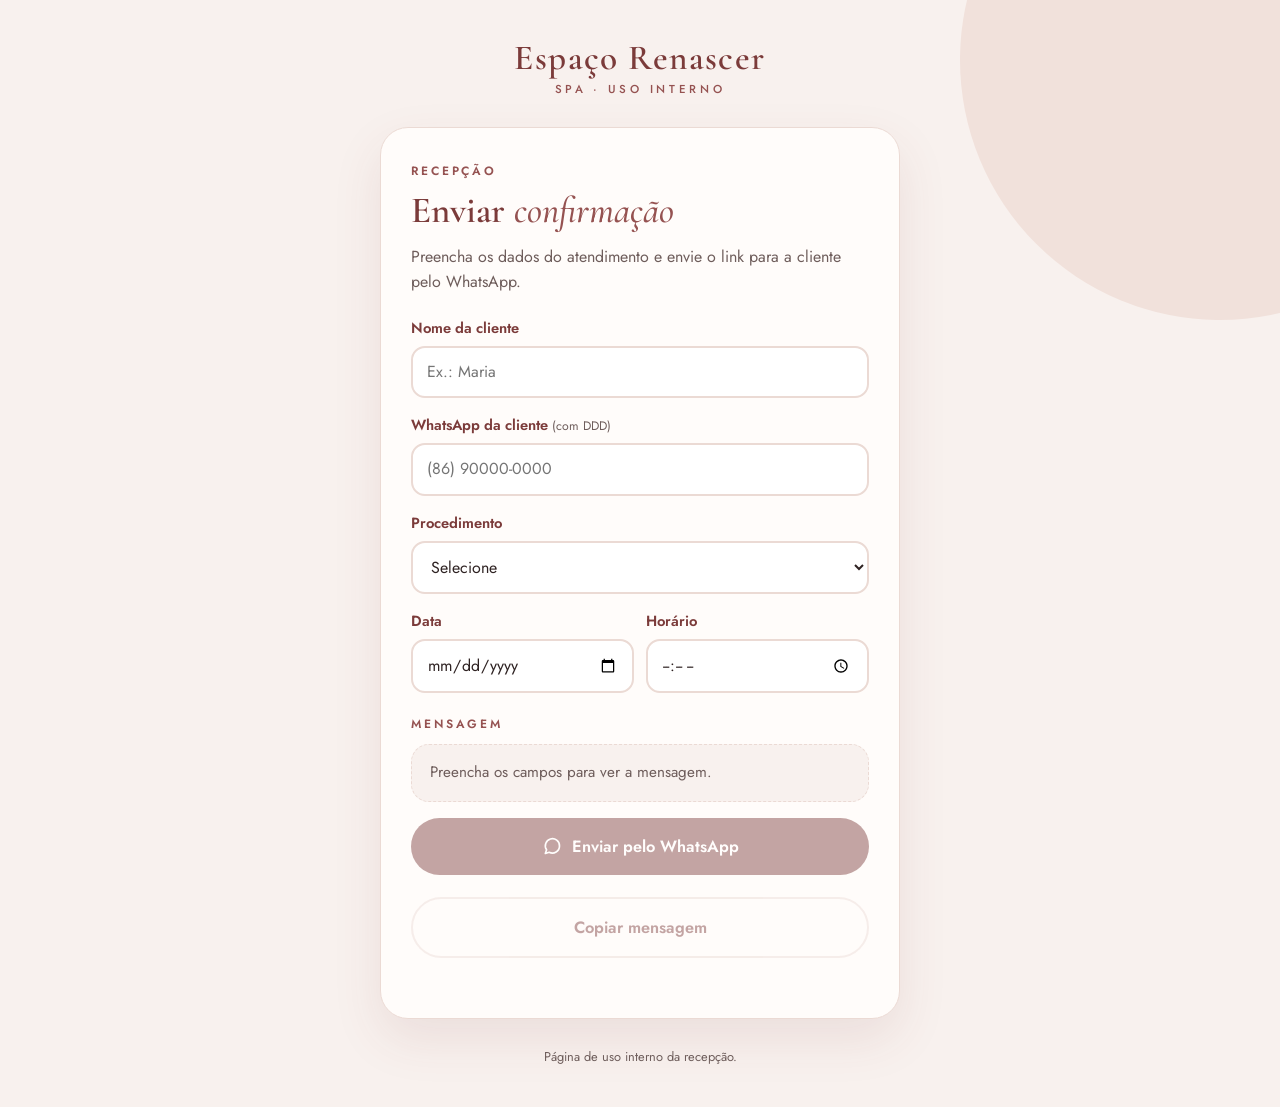
<file: renascer/enviar/index.html>
<!DOCTYPE html>
<html lang="pt-BR">
<head>
<meta charset="UTF-8">
<meta name="viewport" content="width=device-width, initial-scale=1">
<meta name="robots" content="noindex, nofollow">
<title>Enviar confirmação · Espaço Renascer Spa</title>
<link rel="preconnect" href="https://fonts.googleapis.com">
<link rel="preconnect" href="https://fonts.gstatic.com" crossorigin>
<link href="https://fonts.googleapis.com/css2?family=Cormorant+Garamond:ital,wght@0,500;0,600;1,500&family=Jost:wght@400;500;600&display=swap" rel="stylesheet">
<link rel="stylesheet" href="../renascer.css?v=2">
</head>
<body>
<div class="wrap">
  <div class="brand"><div class="mark">Espaço Renascer</div><div class="sub">SPA · USO INTERNO</div></div>
  <main class="card">
    <p class="eyebrow">RECEPÇÃO</p>
    <h1>Enviar <em>confirmação</em></h1>
    <p class="lead">Preencha os dados do atendimento e envie o link para a cliente pelo WhatsApp.</p>
    <form id="f" autocomplete="off" onsubmit="return false">
      <div class="field"><label for="nome">Nome da cliente</label><input id="nome" maxlength="40" placeholder="Ex.: Maria"></div>
      <div class="field"><label for="fone">WhatsApp da cliente <small>(com DDD)</small></label><input id="fone" type="tel" inputmode="tel" maxlength="20" placeholder="(86) 90000-0000"></div>
      <div class="field"><label for="serv">Procedimento</label>
        <select id="serv">
          <option value="">Selecione</option>
          <option>Manicure</option>
          <option>Pedicure</option>
          <option>Manicure e pedicure</option>
          <option>Design de sobrancelhas</option>
          <option>Limpeza de pele</option>
          <option value="__outro">Outro</option>
        </select>
      </div>
      <div class="field" id="outroBox" hidden><label for="outro">Qual procedimento?</label><input id="outro" maxlength="60"></div>
      <div class="row">
        <div class="field"><label for="data">Data</label><input id="data" type="date"></div>
        <div class="field"><label for="hora">Horário</label><input id="hora" type="time" step="900"></div>
      </div>
    </form>
    <p class="eyebrow" style="margin-top:6px">MENSAGEM</p>
    <div class="preview empty" id="prev" aria-live="polite">Preencha os campos para ver a mensagem.</div>
    <div class="actions">
      <a class="btn yes" id="enviar" href="#" target="_blank" rel="noopener" aria-disabled="true">
        <svg viewBox="0 0 24 24" fill="none" stroke="currentColor" stroke-width="2" stroke-linecap="round" stroke-linejoin="round" aria-hidden="true"><path d="M21 12a8.5 8.5 0 0 1-12.4 7.5L4 21l1.5-4.4A8.5 8.5 0 1 1 21 12z"/></svg>
        Enviar pelo WhatsApp</a>
      <button class="btn no" id="copiar" type="button" aria-disabled="true">Copiar mensagem</button>
    </div>
    <p class="toast" id="toast" aria-live="polite"></p>
  </main>
  <footer>Página de uso interno da recepção.</footer>
</div>
<script>
(function () {
  const BASE = new URL("../confirmar/", location.href).href;
  const $ = id => document.getElementById(id);
  const DIAS = ["domingo", "segunda-feira", "terça-feira", "quarta-feira", "quinta-feira", "sexta-feira", "sábado"];
  let msg = "";

  function dataTexto(v) {
    if (!v) return "";
    const [y, m, d] = v.split("-").map(Number);
    const dt = new Date(y, m - 1, d);
    return `${DIAS[dt.getDay()]}, ${String(d).padStart(2, "0")}/${String(m).padStart(2, "0")}`;
  }
  function horaTexto(v) {
    if (!v) return "";
    const [h, mi] = v.split(":");
    return mi === "00" ? `${Number(h)}h` : `${Number(h)}h${mi}`;
  }

  function atualizar() {
    $("outroBox").hidden = $("serv").value !== "__outro";
    const nome = $("nome").value.trim().split(/\s+/)[0] || "";
    const serv = $("serv").value === "__outro" ? $("outro").value.trim() : $("serv").value;
    const dia = dataTexto($("data").value), hora = horaTexto($("hora").value);
    const pronto = nome && serv && dia && hora;
    const p = new URLSearchParams({ n: nome, s: serv, d: dia, h: hora });
    const link = `${BASE}?${p.toString()}`;
    msg = pronto ? `Olá, ${nome}! Aqui é do Espaço Renascer Spa.\n\nSeu horário de ${serv.charAt(0).toLowerCase() + serv.slice(1)} está marcado para ${dia}, às ${hora}.\n\nPor favor, confirme sua presença pelo link:\n${link}` : "";
    $("prev").textContent = pronto ? msg : "Preencha os campos para ver a mensagem.";
    $("prev").classList.toggle("empty", !pronto);
    const num = $("fone").value.replace(/\D/g, "");
    const dest = num ? (num.startsWith("55") && num.length > 11 ? num : "55" + num) : "";
    $("enviar").href = pronto ? `https://wa.me/${dest}?text=${encodeURIComponent(msg)}` : "#";
    $("enviar").setAttribute("aria-disabled", String(!pronto));
    $("copiar").setAttribute("aria-disabled", String(!pronto));
  }

  ["nome", "fone", "serv", "outro", "data", "hora"].forEach(id => $(id).addEventListener("input", atualizar));
  $("serv").addEventListener("change", atualizar);
  $("copiar").onclick = async () => {
    if (!msg) return;
    try { await navigator.clipboard.writeText(msg); $("toast").textContent = "Mensagem copiada!"; }
    catch (e) { $("toast").textContent = "Não foi possível copiar. Selecione o texto da mensagem e copie manualmente."; }
  };
  atualizar();
})();
</script>
</body>
</html>
</file>
<file: desafios/desafios.css>
:root{
  --cream:#FAF5EC;--sand:#F1E4CC;--brick:#873321;--brick-2:#9A4331;--gold:#CB8A2E;--gold-soft:#E0C699;
  --ink:#2B1D16;--white:#fff;--line:#EADDC6;--green:#2E7A4B;--green-bg:#EAF4EC;--red-bg:#F7E6E1;
  --serif:"Playfair Display",Georgia,serif;--sans:"Jost",system-ui,sans-serif;--radius:20px;
}
*{box-sizing:border-box;margin:0;padding:0}
html{overflow-x:clip}
body{font-family:var(--sans);color:var(--ink);background:var(--cream);line-height:1.6;-webkit-font-smoothing:antialiased;min-height:100vh;display:flex;flex-direction:column;font-variant-numeric:lining-nums}
img{max-width:100%;display:block}
a{color:inherit;text-decoration:none}
button{font:inherit;color:inherit;background:none;border:0;cursor:pointer}
.wrap{max-width:1140px;margin:0 auto;padding:0 24px;width:100%}
.eyebrow{font-weight:600;font-size:.78rem;letter-spacing:.28em;text-transform:uppercase;color:var(--gold);margin-bottom:12px}
h1,h2,h3{font-family:var(--serif);font-weight:700;color:var(--brick);line-height:1.1}
h1 em,h2 em,h3 em{font-style:italic;font-weight:500;color:var(--gold)}
.btn{display:inline-flex;align-items:center;justify-content:center;text-align:center;gap:8px;font-weight:600;font-size:1rem;border-radius:999px;padding:15px 28px;transition:transform .2s,background .2s,box-shadow .2s;line-height:1.3;background:var(--brick);color:var(--cream)}
.btn:hover{transform:translateY(-2px);box-shadow:0 10px 24px rgba(135,51,33,.22);background:var(--brick-2)}
.btn.gold{background:var(--gold);color:#fff}
.btn.gold:hover{background:#b97a22}
.btn:focus-visible,.opt:focus-visible,.link:focus-visible{outline:3px solid var(--gold);outline-offset:3px}

/* header / footer */
.top{padding:18px 0;border-bottom:1px solid var(--line);background:var(--cream)}
.top .wrap{display:flex;align-items:center;justify-content:space-between;gap:16px}
.brand{display:flex;align-items:center;gap:10px}
.brand img{width:40px;height:40px}
.brand-name{white-space:nowrap;font-family:var(--serif);font-weight:700;color:var(--brick);font-size:1.1rem;letter-spacing:.06em}
.brand-sub{font-weight:500;color:var(--gold);font-size:.7rem;letter-spacing:.16em;margin-left:6px}
.back{font-weight:500;color:var(--brick);font-size:.95rem;white-space:nowrap}
.back:hover{text-decoration:underline;text-underline-offset:4px}
.foot{margin-top:auto;padding:28px 0;text-align:center;font-size:.85rem;color:#8a776a}
.foot a{color:var(--brick);font-weight:500}
[tabindex="-1"]:focus{outline:none}
@media (max-width:640px){.back .long{display:none}.brand-sub{display:none}.brand-name{font-size:1rem}.wrap{padding:0 16px}}

/* lista de desafios */
.list-hero{padding:72px 0 32px;position:relative;overflow:hidden}
.list-hero h1{font-size:clamp(2.3rem,5vw,3.4rem);margin-bottom:16px}
.list-hero p.lead{font-size:1.1rem;max-width:34em}
.cards{display:grid;grid-template-columns:repeat(auto-fill,minmax(300px,1fr));gap:22px;padding:24px 0 80px}
.qcard{background:var(--brick);color:var(--cream);border-radius:var(--radius);padding:32px 28px;position:relative;display:flex;flex-direction:column;gap:6px;min-height:250px}
.qcard .eyebrow{color:var(--gold-soft);margin-bottom:4px}
.qcard h2{color:var(--cream);font-size:1.8rem;margin-bottom:6px}
.qcard p{margin-bottom:22px}
.qcard .btn{margin-top:auto;align-self:flex-start}
.qcard .new{position:absolute;top:22px;right:22px;background:var(--gold);color:#fff;font-size:.72rem;font-weight:600;border-radius:999px;padding:4px 11px;letter-spacing:.1em;text-transform:uppercase}
.qcard.soon{background:var(--white);color:var(--ink);border:2px dashed #E0CDAE}
.qcard.soon h2{color:var(--brick)}
.qcard.soon .eyebrow{color:var(--gold)}
.qcard.soon a{color:var(--brick);font-weight:600}

/* quiz */
.quiz-main{flex:1;display:flex;align-items:flex-start;justify-content:center;padding:40px 16px 24px;position:relative;overflow:hidden}
.quiz-main::before{content:"";position:absolute;width:640px;height:640px;border-radius:50%;background:var(--sand);right:-220px;top:-140px;z-index:0}
.quiz-main::after{content:"";position:absolute;width:360px;height:360px;border-radius:50%;border:2px solid var(--gold);left:-200px;bottom:-120px;z-index:0}
.card{position:relative;z-index:1;width:100%;max-width:600px;background:var(--cream);border-radius:28px;box-shadow:0 24px 60px rgba(95,55,20,.14);padding:36px 36px 30px;border:1px solid var(--line)}
@media (max-width:560px){.quiz-main{padding:16px 12px}.card{padding:26px 20px 22px;border-radius:22px}}
.screen{animation:in .35s ease}
@keyframes in{from{opacity:0;transform:translateY(12px)}to{opacity:1;transform:none}}
@media (prefers-reduced-motion:reduce){.screen{animation:none}}

.intro{text-align:center;display:flex;flex-direction:column;align-items:center}
.intro .logo{width:76px;margin-bottom:22px}
.intro h1{font-size:clamp(2.2rem,6vw,2.9rem);margin-bottom:16px}
.intro p{font-size:1.08rem;max-width:26em;margin-bottom:20px}
.chips{display:flex;flex-wrap:wrap;gap:8px;justify-content:center;margin-bottom:28px}
.chips span{background:var(--white);border-radius:999px;padding:6px 14px;font-size:.88rem;font-weight:500;color:var(--brick)}
.intro .btn{width:100%;max-width:360px}
.by{font-size:.85rem;color:#8a776a;margin-top:14px}

.prog{margin-bottom:22px}
.prog-top{display:flex;justify-content:space-between;align-items:center;font-size:.76rem;font-weight:600;letter-spacing:.16em;text-transform:uppercase;color:var(--gold)}
.bar{height:6px;border-radius:6px;background:var(--sand);margin-top:8px;overflow:hidden}
.bar i{display:block;height:100%;background:var(--brick);border-radius:6px;transition:width .4s ease}
.qt{font-weight:600;color:var(--brick);font-size:clamp(1.12rem,2.8vw,1.3rem);line-height:1.4;margin-bottom:20px}
.opts{display:grid;gap:10px}
.opts.tf{grid-template-columns:1fr 1fr}
.opt{width:100%;text-align:left;background:var(--white);border:2px solid var(--line);border-radius:16px;padding:13px 14px;display:flex;gap:12px;align-items:center;font-size:1rem;line-height:1.35;transition:border-color .2s,background .2s,transform .15s}
.opt:not([disabled]):hover{border-color:var(--gold);transform:translateY(-1px)}
.opts.tf .opt{flex-direction:column;justify-content:center;text-align:center;padding:22px 10px;font-weight:600;font-size:1.08rem}
.let{flex:0 0 30px;width:30px;height:30px;border-radius:50%;background:var(--sand);color:var(--brick);font-weight:600;font-size:.9rem;display:grid;place-items:center}
.opt[disabled]{cursor:default}
.opt.ok{border-color:var(--green);background:var(--green-bg)}
.opt.ok .let{background:var(--green);color:#fff}
.opt.no{border-color:var(--brick);background:var(--red-bg)}
.opt.no .let{background:var(--brick);color:#fff}
.opt.dim{opacity:.45}
.fb{margin-top:16px;border-radius:16px;padding:14px 16px;background:var(--white);animation:in .3s ease}
.fb strong{display:block;margin-bottom:4px}
.fb.good strong{color:var(--green)}
.fb.bad strong{color:var(--brick)}
.next{width:100%;margin-top:16px}

.res{display:flex;flex-direction:column}
.res-head{display:flex;justify-content:space-between;align-items:center;margin-bottom:12px}
.emoji{font-size:3.2rem;line-height:1}
.score{font-family:var(--serif);font-weight:700;color:var(--gold);font-size:3.2rem;line-height:1}
.score small{font-size:1.4rem;color:#b69a7a}
.res h2{font-size:clamp(1.6rem,4.6vw,2.1rem);margin-bottom:14px}
.res p{font-size:1.04rem;margin-bottom:10px}
.res p b{color:var(--brick);font-weight:600}
.res blockquote{font-family:var(--serif);font-style:italic;font-weight:500;font-size:1.3rem;color:var(--gold);border-left:3px solid var(--gold);padding-left:14px;margin:4px 0 12px}
.res .btn{width:100%;margin-top:14px}
.actions{display:flex;justify-content:center;gap:24px;flex-wrap:wrap;margin-top:16px}
.link{color:var(--brick);font-weight:500;font-size:.95rem;display:inline-flex;align-items:center;gap:6px}
.link:hover{text-decoration:underline;text-underline-offset:4px}
.toast{text-align:center;font-size:.88rem;color:var(--green);min-height:1.3em;margin-top:6px}

.card.special{background:var(--brick);color:var(--cream);border-color:var(--brick)}
.special .res{text-align:center;align-items:center}
.special .score,.special .score small{color:var(--gold-soft)}
.special .emoji{font-size:4.6rem;margin:18px 0 12px}
.special .unlock{font-size:1.1rem}
.special .mode{font-family:var(--serif);font-weight:700;font-size:clamp(1.9rem,6vw,2.4rem);line-height:1.1;color:#fff;border:2px dashed var(--gold-soft);border-radius:18px;padding:18px 22px;margin:6px 0 12px}
.special .link{color:var(--gold-soft)}
.special .toast{color:var(--gold-soft)}
</file>
<file: desafios/desafio02.css>
/* Desafio RH #02 · complementa desafios.css */
.card.d2{max-width:620px}
.eyebrow.tight{margin-bottom:6px}

/* resposta escolhida + reação */
.opt.pick{border-color:var(--gold);background:#FCF3E4}
.opt.pick .let{background:var(--gold);color:#fff}
.react{margin-top:16px;display:flex;gap:12px;align-items:flex-start;background:var(--white);border-radius:16px;padding:14px 16px;animation:pop .35s cubic-bezier(.2,1.4,.4,1)}
.react p{margin:0;font-weight:500;color:var(--ink)}
.react-ico{flex:0 0 30px;width:30px;height:30px;border-radius:50%;background:var(--sand);display:grid;place-items:center;font-size:.95rem}
.react.good .react-ico{background:var(--green);color:#fff;font-weight:600}
@keyframes pop{from{opacity:0;transform:scale(.92) translateY(6px)}to{opacity:1;transform:none}}

/* etapa do problema */
.ask{font-size:clamp(1.6rem,4.6vw,2rem);margin-bottom:10px}
.sub{margin-bottom:16px}
.pchips{display:flex;flex-wrap:wrap;gap:8px;margin-bottom:20px}
.pchip{background:var(--white);border:2px solid var(--line);border-radius:999px;padding:7px 14px;font-size:.92rem;font-weight:500;color:var(--brick);transition:border-color .2s,background .2s,transform .15s}
.pchip:hover{border-color:var(--gold);transform:translateY(-1px)}
.pchip.on{background:var(--brick);border-color:var(--brick);color:var(--cream)}
.pchip.on::before{content:"✓ "}
.pchip:focus-visible,.d2 textarea:focus-visible,.d2 input:focus-visible{outline:3px solid var(--gold);outline-offset:2px}
.fl{display:block;font-weight:600;color:var(--brick);margin-bottom:6px}
.fl span{font-weight:400;color:#8a776a;font-size:.88rem}
.d2 textarea,.d2 input{width:100%;font:inherit;color:var(--ink);background:var(--white);border:2px solid var(--line);border-radius:14px;padding:12px 14px;resize:vertical}
.d2 textarea:focus,.d2 input:focus{border-color:var(--gold)}
.count{text-align:right;font-size:.8rem;color:#8a776a;margin:4px 0 14px}
.priv{font-size:.88rem;color:#6f5d50;background:var(--sand);border-radius:12px;padding:10px 14px;margin-top:16px}

/* carregando */
.loading{text-align:center;padding:44px 0 34px}
.spin{font-size:3.6rem;display:inline-block;animation:wob 1s ease-in-out infinite}
@keyframes wob{0%,100%{transform:rotate(-10deg)}50%{transform:rotate(10deg) scale(1.08)}}
.loading h2{font-size:clamp(1.6rem,4.6vw,2rem);margin:16px 0 8px}
.loading p{color:#8a776a}

/* resultado */
.res-top{display:flex;gap:16px;align-items:center;margin-bottom:12px}
.res-top .emoji{font-size:3.4rem;flex:0 0 auto;width:84px;height:84px;border-radius:50%;background:var(--sand);display:grid;place-items:center;animation:pop .5s cubic-bezier(.2,1.4,.4,1)}
.res-top h2{margin:0}
.res .lead2{font-family:var(--serif);font-style:italic;font-weight:500;font-size:1.3rem;color:var(--gold);line-height:1.35}
.res .also{background:var(--white);border-radius:12px;padding:10px 14px}
.res .also b{color:var(--brick)}

.meter{margin-top:22px}
.meter h3,.cta h3{font-size:clamp(1.3rem,3.8vw,1.55rem);margin-bottom:12px}
.meter ul{list-style:none;display:grid;gap:8px}
.meter li{display:grid;grid-template-columns:1fr auto 104px;gap:12px;align-items:center;background:var(--white);border-radius:12px;padding:10px 14px}
.m-name{font-weight:500}
.m-dots{display:flex;gap:5px}
.m-dots i{width:12px;height:12px;border-radius:50%;background:var(--sand)}
.m-lv{font-size:.86rem;font-weight:600;text-align:right}
.sg-ok .m-dots i:nth-child(1){background:var(--green)}
.sg-ok .m-lv{color:var(--green)}
.sg-warn .m-dots i:nth-child(-n+2){background:var(--gold)}
.sg-warn .m-lv{color:#9A6A1E}
.sg-fire .m-dots i{background:var(--brick)}
.sg-fire .m-lv{color:var(--brick)}

.note{margin-top:22px;background:var(--sand);border-radius:18px;padding:16px 18px}
.note-tags{display:flex;flex-wrap:wrap;gap:6px;margin-bottom:10px}
.note-tags span{background:var(--white);color:var(--brick);border-radius:999px;padding:4px 12px;font-size:.86rem;font-weight:500}
.res .note blockquote{font-size:1.15rem;margin:4px 0 10px;overflow-wrap:anywhere}
.res .note .note-tail{margin:0;font-size:.98rem}

.cta{margin-top:22px;background:var(--brick);color:var(--cream);border-radius:22px;padding:26px 24px}
.cta .eyebrow{color:var(--gold-soft);margin-bottom:6px}
.cta h3{color:var(--cream)}
.cta h3 em{color:var(--gold-soft)}
.res .cta p{font-size:1rem}
.res .cta .how{background:rgba(255,255,255,.08);border:1px solid rgba(224,198,153,.35);border-radius:14px;padding:12px 14px}
.res .cta .how b{color:#fff}
.cta .btn{width:100%;margin-top:10px}
.res .cta .hint2{font-size:.86rem;color:var(--gold-soft);text-align:center;margin:12px 0 0}

@media (max-width:560px){.meter li{grid-template-columns:1fr auto;row-gap:2px}.m-lv{grid-column:1/-1;text-align:left}.cta{padding:22px 18px}.res-top .emoji{width:68px;height:68px;font-size:2.8rem}}
@media (prefers-reduced-motion:reduce){.react,.res-top .emoji,.spin{animation:none}}
</file>
<file: desafios/diagnostico.css>
/* Diagnóstico RH · complementa desafios.css */
:root{--lv-forte:#2E7A4B;--lv-dev:#CB8A2E;--lv-opo:#C2622B;--lv-pri:#873321}
.lv-forte{--lv:var(--lv-forte)}.lv-dev{--lv:var(--lv-dev)}.lv-opo{--lv:var(--lv-opo)}.lv-pri{--lv:var(--lv-pri)}

.card.diag{max-width:640px}
.quiz-main{overflow:clip}
.res h2[class^="lv-"]{border-bottom:3px solid var(--lv);padding-bottom:10px}
.intro p b{color:var(--brick);font-weight:600}
.intro p{margin-bottom:12px}
.intro .by{max-width:24em}

/* trilha da jornada na abertura */
.journey{list-style:none;display:flex;flex-wrap:wrap;justify-content:center;gap:6px 0;margin:8px 0 22px;counter-reset:j}
.journey li{position:relative;font-size:.82rem;font-weight:600;color:var(--brick);background:var(--white);border:1px solid var(--line);border-radius:999px;padding:5px 12px;margin-right:18px;animation:in .4s ease both}
.journey li:not(:last-child)::after{content:"";position:absolute;right:-17px;top:50%;width:16px;border-top:2px dotted var(--gold)}
.journey li:last-child{margin-right:0}
.journey li:nth-child(2){animation-delay:.06s}.journey li:nth-child(3){animation-delay:.12s}.journey li:nth-child(4){animation-delay:.18s}.journey li:nth-child(5){animation-delay:.24s}.journey li:nth-child(6){animation-delay:.3s}

/* progresso em forma de trilha */
.prev{font-size:.76rem;font-weight:600;letter-spacing:.16em;text-transform:uppercase;color:var(--brick)}
.prev:hover{text-decoration:underline;text-underline-offset:4px}
.prev:focus-visible{outline:3px solid var(--gold);outline-offset:3px;border-radius:4px}
.track{display:flex;align-items:center;margin-top:12px}
.track i{flex:1;height:6px;background:var(--sand);position:relative}
.track i:first-child{border-radius:6px 0 0 6px}.track i:last-child{border-radius:0 6px 6px 0}
.track i+i{margin-left:3px}
.track i.done{background:var(--brick)}
.track i.now{background:var(--gold)}
.track i.now::after{content:"";position:absolute;right:-5px;top:50%;width:14px;height:14px;border-radius:50%;background:var(--gold);border:3px solid var(--cream);transform:translateY(-50%);box-shadow:0 0 0 2px var(--gold);animation:pulse 1.6s ease-in-out infinite}
@keyframes pulse{50%{box-shadow:0 0 0 6px rgba(203,138,46,.18)}}

.stage{display:flex;align-items:center;gap:10px;font-family:var(--serif);font-style:italic;font-weight:500;color:var(--gold);font-size:1.15rem;margin-bottom:8px}
.stage span{font-family:var(--sans);font-style:normal;font-weight:600;font-size:.78rem;letter-spacing:.12em;color:var(--brick);background:var(--sand);border-radius:999px;padding:3px 10px}
.opt.sel{border-color:var(--brick);background:#FBEFE6}
.opt.sel .let{background:var(--brick);color:#fff}
.opt.dim{opacity:.45}
.hint{font-size:.85rem;color:#8a776a;text-align:center;margin-top:14px}

/* carregando */
.loading{text-align:center;padding:40px 0 30px}
.loading h2{font-size:clamp(1.6rem,4.6vw,2rem);margin:22px 0 8px}
.loading p{color:#8a776a}
.eq{display:flex;justify-content:center;align-items:flex-end;gap:7px;height:64px}
.eq i{width:12px;border-radius:6px;background:var(--brick);animation:eq 1s ease-in-out infinite}
.eq i:nth-child(2){background:var(--gold);animation-delay:.12s}.eq i:nth-child(3){background:var(--lv-opo);animation-delay:.24s}.eq i:nth-child(4){background:var(--lv-forte);animation-delay:.36s}.eq i:nth-child(5){background:var(--gold-soft);animation-delay:.48s}
@keyframes eq{0%,100%{height:16px}50%{height:64px}}

/* resultado */
.res-head .eyebrow{margin-bottom:8px}
.badge{display:inline-flex;align-items:center;gap:8px;font-weight:600;font-size:.85rem;color:var(--lv);background:var(--white);border:2px solid var(--lv);border-radius:999px;padding:4px 12px 4px 10px}
.badge b,.legend b{width:10px;height:10px;border-radius:50%;background:var(--lv);display:inline-block;flex:0 0 10px}
.res .summary{font-size:1.12rem;background:var(--white);border-left:4px solid var(--gold);border-radius:0 14px 14px 0;padding:12px 16px;margin-bottom:14px}
.res .summary b{color:var(--brick)}
.block{margin-top:26px}
.block h3{font-size:clamp(1.35rem,3.8vw,1.6rem);margin-bottom:14px}
.block h4{font-size:.76rem;font-weight:600;letter-spacing:.16em;text-transform:uppercase;color:var(--gold);margin-bottom:8px}

.xray{list-style:none;display:grid;gap:12px}
.xray li{background:var(--white);border-radius:14px;padding:12px 14px}
.x-top{display:flex;justify-content:space-between;align-items:baseline;gap:12px}
.x-name{font-weight:600;color:var(--ink)}
.x-score{font-family:var(--serif);font-weight:700;color:var(--lv);font-size:1.2rem;line-height:1}
.x-score small{font-size:.8rem;color:#b69a7a}
.x-bar{height:10px;border-radius:10px;background:var(--sand);margin:8px 0 6px;overflow:hidden}
.x-bar i{display:block;height:100%;width:0;border-radius:10px;background:var(--lv);transition:width .9s cubic-bezier(.2,.8,.2,1)}
.x-lv{font-size:.82rem;font-weight:500;color:var(--lv)}
.legend{list-style:none;display:flex;flex-wrap:wrap;gap:6px 16px;margin-top:12px;font-size:.8rem;color:#8a776a}
.legend li{display:inline-flex;align-items:center;gap:6px}

.groups{display:grid;grid-template-columns:1fr 1fr;gap:16px}
.chips-l{display:flex;flex-wrap:wrap;gap:6px}
.chip{font-size:.86rem;font-weight:500;border-radius:999px;padding:5px 12px;background:var(--white);color:var(--lv);border:1.5px solid var(--lv)}

.persp{display:flex;gap:14px;align-items:flex-start;background:var(--sand);border-radius:18px;padding:16px 18px}
.p-ico{font-size:1.8rem;line-height:1}
.persp h4{color:var(--brick);letter-spacing:.08em}
.res .persp p{font-size:.98rem;margin:0}

.cta{background:var(--brick);color:var(--cream);border-radius:22px;padding:26px 24px}
.cta .eyebrow{color:var(--gold-soft);margin-bottom:6px}
.cta h3{color:var(--cream)}
.cta h3 em{color:var(--gold-soft)}
.res .cta p{font-size:1rem}
.steps{list-style:none;counter-reset:s;display:grid;gap:10px;margin:14px 0 6px}
.steps li{counter-increment:s;position:relative;background:rgba(255,255,255,.08);border:1px solid rgba(224,198,153,.35);border-radius:14px;padding:12px 14px 12px 52px;display:flex;flex-direction:column}
.steps li::before{content:counter(s);position:absolute;left:14px;top:12px;width:26px;height:26px;border-radius:50%;background:var(--gold);color:#fff;font-weight:600;font-size:.85rem;display:grid;place-items:center}
.steps b{color:#fff;font-weight:600}
.steps span{font-size:.94rem}
.steps small{font-size:.78rem;color:var(--gold-soft);margin-top:4px}
.cta .btn{width:100%;margin-top:14px}
.res .cta .note{font-size:.88rem;color:var(--gold-soft);text-align:center;margin:12px 0 0}

@media (max-width:560px){.groups{grid-template-columns:1fr}.cta{padding:22px 18px}.journey li{margin-right:14px}.journey li:not(:last-child)::after{right:-13px;width:12px}}
@media (prefers-reduced-motion:reduce){.journey li,.track i.now::after,.eq i{animation:none}.eq i{height:40px}.x-bar i{transition:none}}
</file>
<file: renascer/renascer.css>
:root{--bg:#F8F1EE;--card:#FFFCFA;--line:#EBDAD4;--olive:#7B3B3A;--olive-2:#904846;--gold:#955251;--gold-soft:#F0DFD9;--ink:#2E2222;--muted:#6E5D5B;--serif:"Cormorant Garamond",Georgia,serif;--sans:"Jost",system-ui,sans-serif}
*{box-sizing:border-box;margin:0;padding:0}
html{overflow-x:clip}
body{font-family:var(--sans);color:var(--ink);background:var(--bg);line-height:1.55;-webkit-font-smoothing:antialiased;min-height:100vh;display:flex;flex-direction:column;align-items:center;padding:40px 16px}
button,input,select{font:inherit;color:inherit}
.wrap{width:100%;max-width:520px;position:relative}
.wrap::before{content:"";position:fixed;width:520px;height:520px;border-radius:50%;background:#F1E1DB;right:-200px;top:-200px;z-index:-1}
.brand{text-align:center;margin-bottom:28px}
.brand .mark{font-family:var(--serif);font-size:2.2rem;font-weight:600;color:var(--olive);letter-spacing:.04em;line-height:1}
.brand .sub{font-size:.72rem;letter-spacing:.32em;color:var(--gold);font-weight:500;margin-top:6px}
.card{background:var(--card);border:1px solid var(--line);border-radius:28px;padding:34px 30px;box-shadow:0 20px 50px rgba(123,59,58,.10)}
.eyebrow{font-size:.75rem;font-weight:600;letter-spacing:.24em;color:var(--gold);margin-bottom:10px}
h1{font-family:var(--serif);font-weight:600;color:var(--olive);font-size:2.3rem;line-height:1.1;margin-bottom:14px}
h1 em{font-style:italic;font-weight:500;color:var(--gold)}
.lead{color:var(--muted);margin-bottom:22px}
.details{list-style:none;background:var(--bg);border-radius:18px;padding:6px 18px;margin-bottom:26px}
.details li{display:flex;justify-content:space-between;gap:16px;padding:12px 0;border-bottom:1px solid var(--line)}
.details li:last-child{border-bottom:0}
.details span{color:var(--muted);font-size:.92rem}
.details b{font-weight:600;color:var(--ink);text-align:right}
.btn{display:flex;align-items:center;justify-content:center;gap:10px;width:100%;border:0;border-radius:999px;padding:16px 22px;font-weight:600;font-size:1.02rem;cursor:pointer;text-decoration:none;transition:transform .15s,background .2s,box-shadow .2s}
.btn:hover{transform:translateY(-1px)}
.btn:focus-visible{outline:3px solid var(--gold);outline-offset:3px}
.btn.yes{background:var(--olive);color:#fff}
.btn.yes:hover{background:var(--olive-2);box-shadow:0 10px 22px rgba(123,59,58,.22)}
.btn.no{background:transparent;color:var(--olive);border:2px solid var(--line);margin-top:12px}
.btn.no:hover{border-color:var(--gold)}
.btn.gold{background:#955251;color:#fff}
.btn svg{width:20px;height:20px;flex:0 0 20px}
.note{font-size:.85rem;color:var(--muted);text-align:center;margin-top:18px}
.done{text-align:center;animation:in .35s ease}
.done .ico{width:64px;height:64px;border-radius:50%;background:var(--olive);color:#fff;display:grid;place-items:center;margin:4px auto 18px}
.done .ico svg{width:30px;height:30px}
.done.re .ico{background:#B0706A}
.link{background:none;border:0;color:var(--olive);font-weight:500;text-decoration:underline;text-underline-offset:4px;cursor:pointer;margin-top:14px}
@keyframes in{from{opacity:0;transform:translateY(8px)}to{opacity:1;transform:none}}
@media (prefers-reduced-motion:reduce){.done{animation:none}}
footer{margin-top:28px;font-size:.8rem;color:var(--muted);text-align:center}

/* gerador */
.field{display:flex;flex-direction:column;gap:6px;margin-bottom:16px}
.field label{font-weight:600;font-size:.92rem;color:var(--olive)}
.field label small{font-weight:400;color:var(--muted)}
.field input,.field select{width:100%;background:#fff;border:2px solid var(--line);border-radius:14px;padding:12px 14px;font-size:1rem}
.field input:focus,.field select:focus{outline:none;border-color:var(--gold)}
.row{display:grid;grid-template-columns:minmax(0,1fr) minmax(0,1fr);gap:12px}
.row .field,.row input{min-width:0}
[hidden]{display:none !important}
.preview{overflow-wrap:anywhere;background:var(--bg);border-radius:18px;padding:16px 18px;white-space:pre-line;font-size:.95rem;margin:6px 0 16px;border:1px dashed var(--line)}
.preview.empty{color:var(--muted)}
.actions{display:grid;gap:10px}
.toast{text-align:center;font-size:.88rem;color:var(--olive);min-height:1.3em;margin-top:8px}
.btn[aria-disabled="true"]{opacity:.45;pointer-events:none}
</file>
